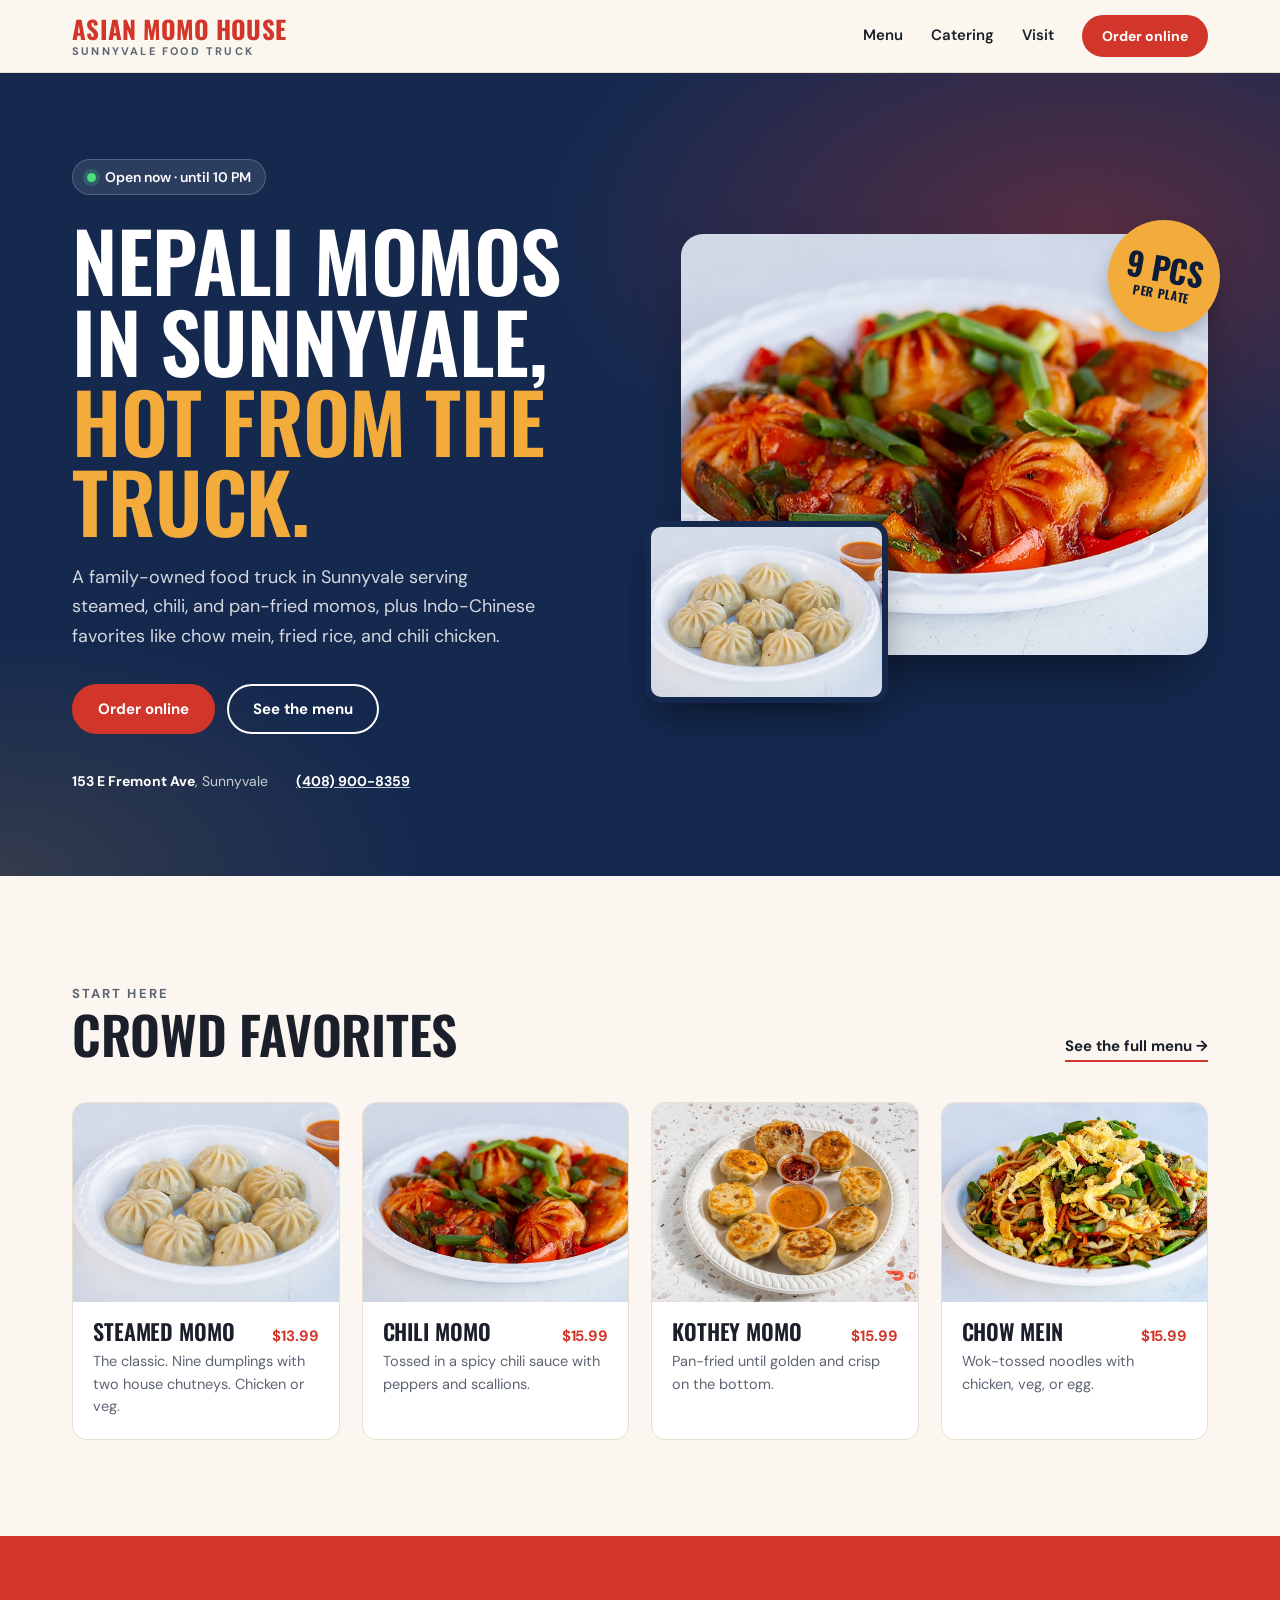
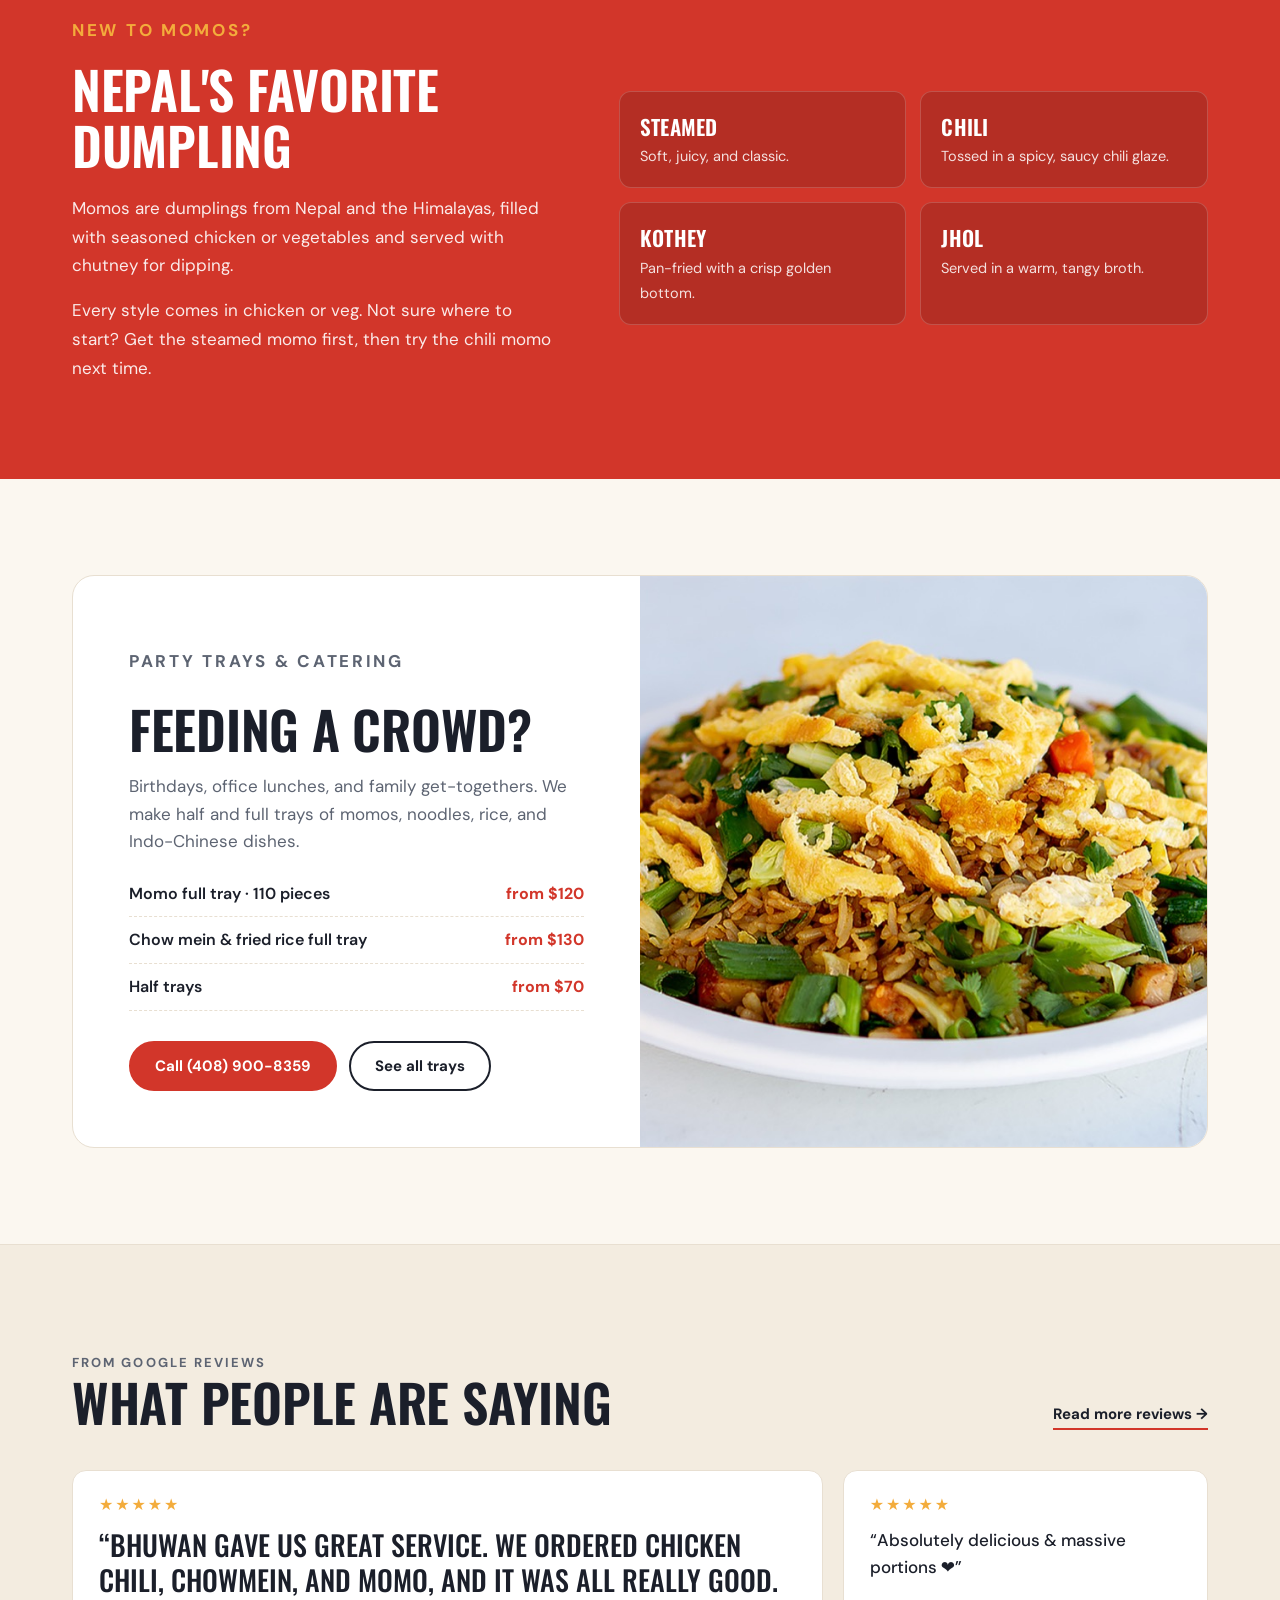
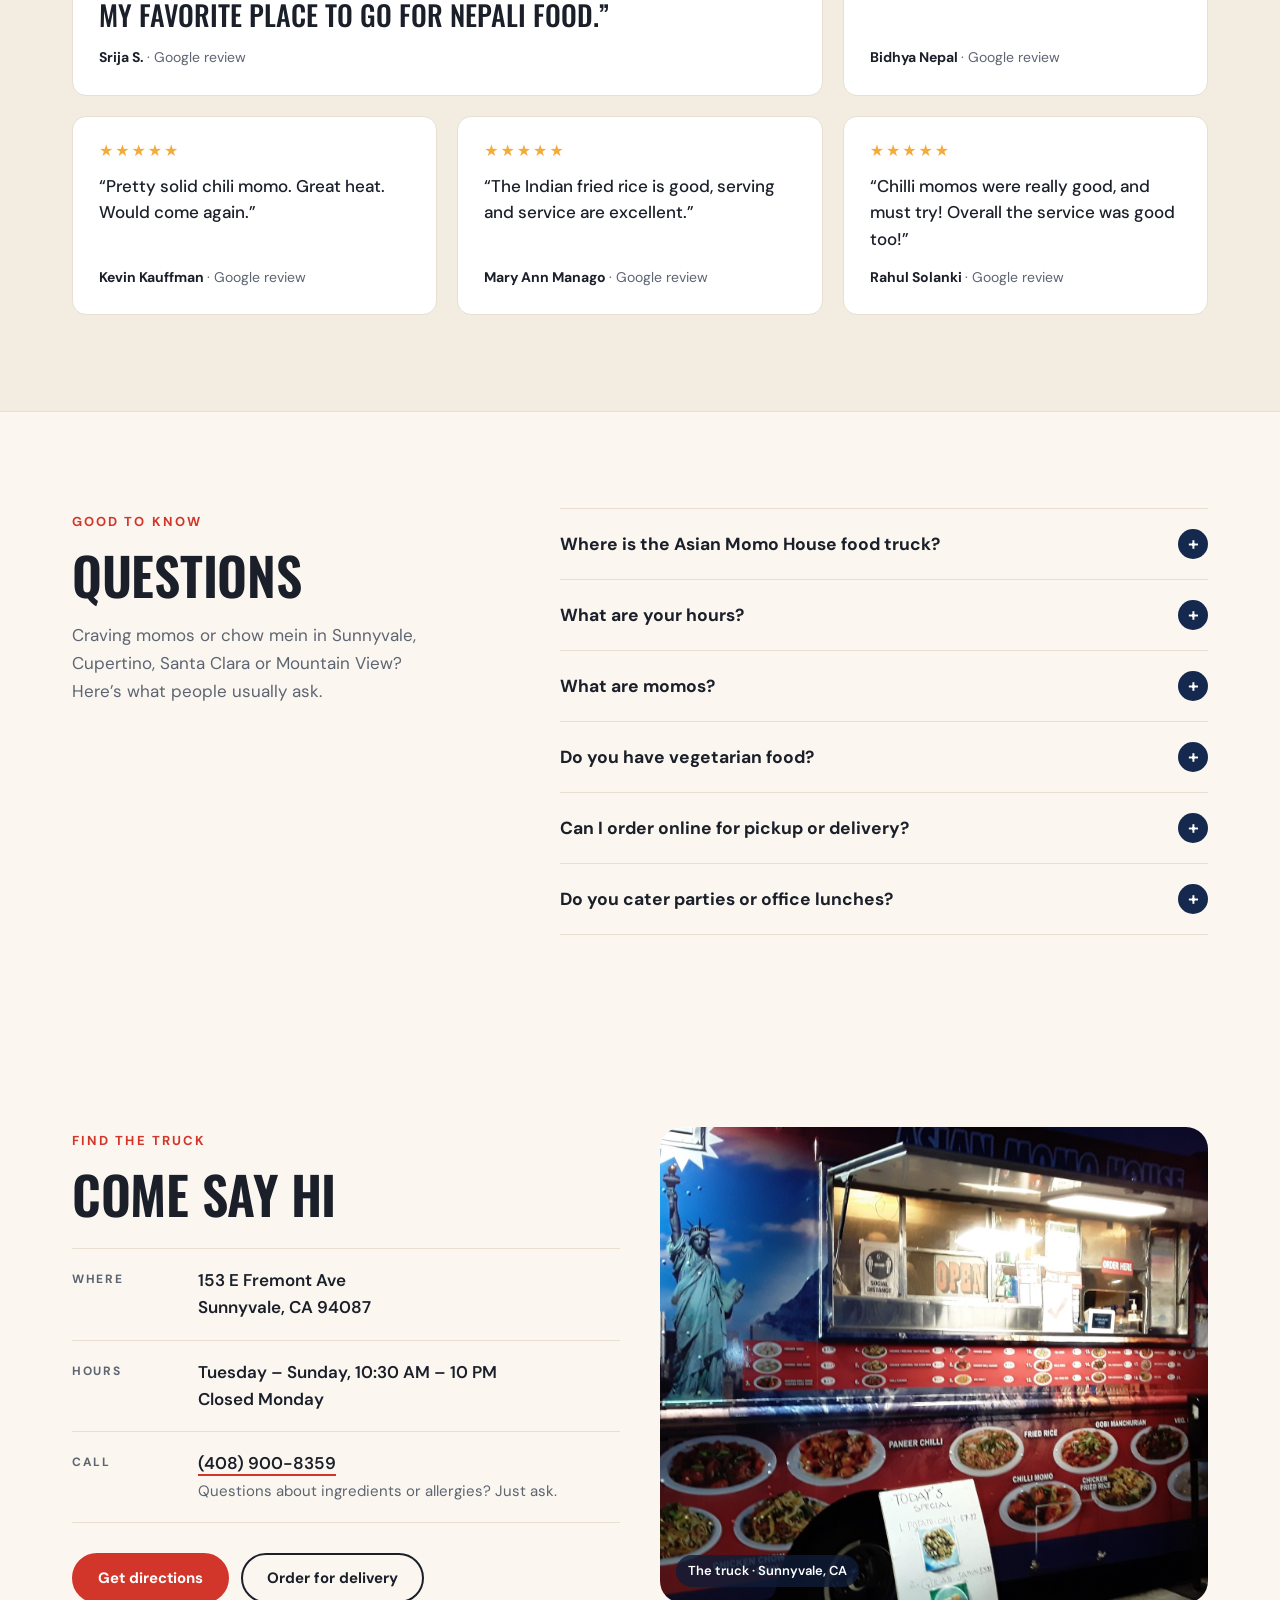
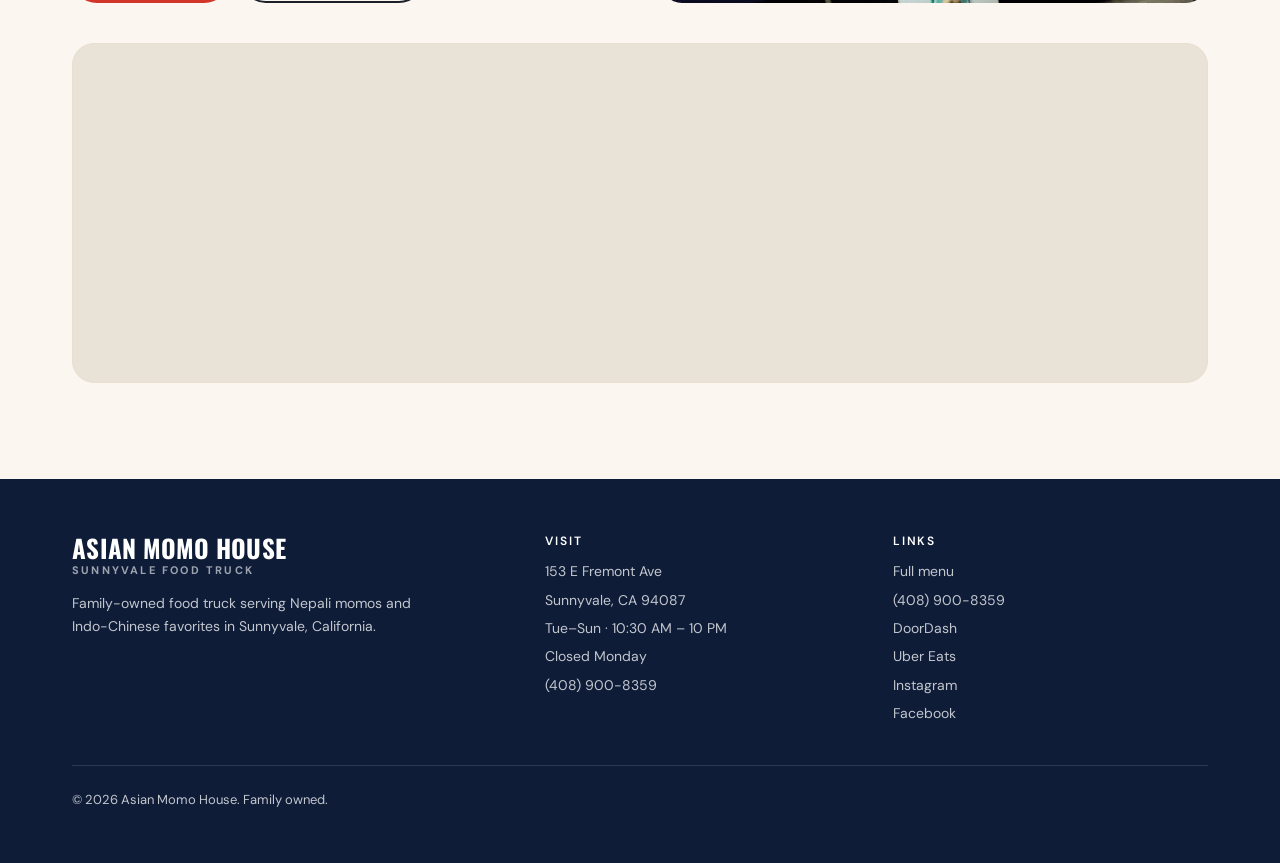
<file: index.html>
<!DOCTYPE html>
<html lang="en">
<head>
<meta charset="utf-8">
<meta name="viewport" content="width=device-width, initial-scale=1">
<title>Asian Momo House | Momos, Chow Mein &amp; Nepali Food in Sunnyvale, CA</title>
<meta name="description" content="Family-owned Nepali food truck in Sunnyvale serving momos, chow mein, fried rice and Indo-Chinese dishes like chili chicken. Open Tue–Sun 10:30 AM–10 PM at 153 E Fremont Ave. Order on DoorDash or Uber Eats.">
<meta name="theme-color" content="#15294f">
<meta name="robots" content="index, follow, max-image-preview:large">
<meta property="og:locale" content="en_US">
<link rel="canonical" href="https://asianmomohousetruck.com/">
<link rel="icon" href="/favicon.svg" type="image/svg+xml">
<link rel="apple-touch-icon" href="/apple-touch-icon.png">
<meta property="og:type" content="website">
<meta property="og:site_name" content="Asian Momo House">
<meta property="og:title" content="Asian Momo House | Momos, Chow Mein &amp; Nepali Food in Sunnyvale, CA">
<meta property="og:description" content="Family-owned Nepali food truck in Sunnyvale serving momos, chow mein, fried rice and Indo-Chinese dishes like chili chicken. Open Tue–Sun 10:30 AM–10 PM at 153 E Fremont Ave. Order on DoorDash or Uber Eats.">
<meta property="og:url" content="https://asianmomohousetruck.com/">
<meta property="og:image" content="https://asianmomohousetruck.com/assets/food/chili-momo.jpg">
<meta property="og:image:alt" content="A plate of chili momos with red peppers and green onions">
<meta name="twitter:card" content="summary_large_image">
<link rel="preconnect" href="https://fonts.googleapis.com">
<link rel="preconnect" href="https://fonts.gstatic.com" crossorigin>
<link rel="stylesheet" href="https://fonts.googleapis.com/css2?family=DM+Sans:opsz,wght@9..40,400;9..40,500;9..40,600;9..40,700&family=Oswald:wght@500;600;700&display=swap">
<link rel="stylesheet" href="/styles.css?v=3">
<script type="application/ld+json">{"@context": "https://schema.org", "@type": "Restaurant", "@id": "https://asianmomohousetruck.com/#restaurant", "name": "Asian Momo House", "url": "https://asianmomohousetruck.com/", "description": "Family-owned food truck in Sunnyvale serving Nepali momos, chow mein, fried rice and Indo-Chinese food.", "image": ["https://asianmomohousetruck.com/assets/truck.jpg", "https://asianmomohousetruck.com/assets/food/chili-momo.jpg", "https://asianmomohousetruck.com/assets/food/chicken-momo.jpg"], "telephone": "+1-408-900-8359", "servesCuisine": ["Nepalese", "Indo-Chinese", "Himalayan", "Momos"], "priceRange": "$", "address": {"@type": "PostalAddress", "streetAddress": "153 E Fremont Ave", "addressLocality": "Sunnyvale", "addressRegion": "CA", "postalCode": "94087", "addressCountry": "US"}, "hasMap": "https://maps.google.com/?cid=3130326581011379925", "areaServed": [{"@type": "City", "name": "Sunnyvale"}, {"@type": "City", "name": "Cupertino"}, {"@type": "City", "name": "Santa Clara"}, {"@type": "City", "name": "Mountain View"}, {"@type": "City", "name": "San Jose"}], "openingHoursSpecification": {"@type": "OpeningHoursSpecification", "dayOfWeek": ["Tuesday", "Wednesday", "Thursday", "Friday", "Saturday", "Sunday"], "opens": "10:30", "closes": "22:00"}, "acceptsReservations": false, "hasMenu": "https://asianmomohousetruck.com/menu/", "sameAs": ["https://www.yelp.com/biz/asian-momo-house-sunnyvale-6", "https://www.instagram.com/asianmomohouse/", "https://www.facebook.com/people/Asian-Momo-House/61553813893345/", "https://maps.google.com/?cid=3130326581011379925"], "potentialAction": [{"@type": "OrderAction", "target": "https://www.doordash.com/en/store/asian-momo-house-sunnyvale-678480/"}, {"@type": "OrderAction", "target": "https://www.ubereats.com/store/asian-momo-house/AxZU5n6cRjyCv6NvXXw7lw"}]}</script>
<script type="application/ld+json">{"@context": "https://schema.org", "@type": "FAQPage", "mainEntity": [{"@type": "Question", "name": "Where is the Asian Momo House food truck?", "acceptedAnswer": {"@type": "Answer", "text": "We park at 153 E Fremont Ave in Sunnyvale, CA 94087, a short drive from Cupertino, Santa Clara and Mountain View."}}, {"@type": "Question", "name": "What are your hours?", "acceptedAnswer": {"@type": "Answer", "text": "We’re open Tuesday to Sunday, 10:30 AM to 10 PM. We’re closed on Mondays."}}, {"@type": "Question", "name": "What are momos?", "acceptedAnswer": {"@type": "Answer", "text": "Momos are Nepali dumplings from the Himalayas, filled with seasoned chicken or vegetables and served with chutney. We make them steamed, chili, kothey (pan-fried), fried and jhol (in a warm, tangy broth). A plate is nine pieces."}}, {"@type": "Question", "name": "Do you have vegetarian food?", "acceptedAnswer": {"@type": "Answer", "text": "Yes. Every momo style comes in veg, and we also make veg and schezwan chow mein, veg fried rice, paneer chili, gobi manchurian and veg manchurian."}}, {"@type": "Question", "name": "Can I order online for pickup or delivery?", "acceptedAnswer": {"@type": "Answer", "text": "Yes. Order on DoorDash or Uber Eats, or call the truck at (408) 900-8359."}}, {"@type": "Question", "name": "Do you cater parties or office lunches?", "acceptedAnswer": {"@type": "Answer", "text": "Yes. We make half and full party trays of momos, chow mein, fried rice and Indo-Chinese dishes. A full momo tray is 110 pieces. Call (408) 900-8359 to order."}}]}</script>
</head>
<body>
<a class="skip-link" href="#main">Skip to content</a>
<header class="site-header">
  <div class="shell header-inner">
    <a class="wordmark" href="/" aria-label="Asian Momo House, home"><span class="wordmark-name">Asian Momo House</span><span class="wordmark-sub">Sunnyvale food truck</span></a>
    <nav class="nav" aria-label="Main">
      <a href="/menu/">Menu</a>
      <a class="nav-hide" href="/#catering">Catering</a>
      <a class="nav-hide" href="/#visit">Visit</a>
      <button class="button button-small" type="button" data-order aria-haspopup="dialog">Order online</button>
    </nav>
  </div>
</header>
<main id="main">
  <section class="hero" aria-labelledby="hero-title">
    <div class="shell hero-inner">
      <div>
        <p class="status" data-status><span class="status-dot" aria-hidden="true"></span><span data-status-text>Open Tue–Sun 10:30 AM – 10 PM</span></p>
        <h1 id="hero-title">Nepali momos in Sunnyvale, <span>hot from the truck.</span></h1>
        <p class="hero-lede">A family-owned food truck in Sunnyvale serving steamed, chili, and pan-fried momos, plus Indo-Chinese favorites like chow mein, fried rice, and chili chicken.</p>
        <div class="actions">
          <button class="button" type="button" data-order aria-haspopup="dialog">Order online</button>
          <a class="button button-ghost" href="/menu/">See the menu</a>
        </div>
        <ul class="hero-facts">
          <li><strong>153 E Fremont Ave</strong>, Sunnyvale</li>
          <li><a href="tel:+14089008359"><strong>(408) 900-8359</strong></a></li>
        </ul>
      </div>
      <div class="hero-media">
        <div class="photo-main"><img src="/assets/food/chili-momo.jpg" alt="A plate of chili momos with red peppers and green onions" width="1200" height="675" fetchpriority="high"></div>
        <div class="photo-inset"><img src="/assets/food/chicken-momo.jpg" alt="Steamed momos with two chutneys" width="1200" height="675"></div>
        <div class="hero-badge" aria-hidden="true"><div><b>9 pcs</b><span>per plate</span></div></div>
      </div>
    </div>
  </section>

  <section class="section" aria-labelledby="favorites-title">
    <div class="shell">
      <div class="section-head">
        <div><p class="eyebrow">Start here</p><h2 id="favorites-title">Crowd favorites</h2></div>
        <a class="text-link" href="/menu/">See the full menu →</a>
      </div>
      <div class="dish-grid">
      <a class="dish" href="/menu/#momos">
        <div class="dish-photo"><img src="/assets/food/chicken-momo.jpg" alt="Plate of steamed chicken momos with two dipping sauces" width="1200" height="675" loading="lazy"></div>
        <div class="dish-body"><h3>Steamed momo <span class="price">$13.99</span></h3><p>The classic. Nine dumplings with two house chutneys. Chicken or veg.</p></div>
      </a>
      <a class="dish" href="/menu/#momos">
        <div class="dish-photo"><img src="/assets/food/chili-momo.jpg" alt="Chili momos with red peppers and green onions" width="1200" height="675" loading="lazy"></div>
        <div class="dish-body"><h3>Chili momo <span class="price">$15.99</span></h3><p>Tossed in a spicy chili sauce with peppers and scallions.</p></div>
      </a>
      <a class="dish" href="/menu/#momos">
        <div class="dish-photo"><img src="/assets/food/chicken-kothey-momo.jpg" alt="Pan-fried kothey momos with dipping sauces" width="1200" height="675" loading="lazy"></div>
        <div class="dish-body"><h3>Kothey momo <span class="price">$15.99</span></h3><p>Pan-fried until golden and crisp on the bottom.</p></div>
      </a>
      <a class="dish" href="/menu/#noodles">
        <div class="dish-photo"><img src="/assets/food/chicken-chow-mein.jpg" alt="Chicken chow mein noodles" width="1200" height="675" loading="lazy"></div>
        <div class="dish-body"><h3>Chow mein <span class="price">$15.99</span></h3><p>Wok-tossed noodles with chicken, veg, or egg.</p></div>
      </a>
      </div>
    </div>
  </section>

  <section class="band" aria-labelledby="momo-title">
    <div class="shell band-inner">
      <div>
        <p class="eyebrow">New to momos?</p>
        <h2 id="momo-title" style="margin-bottom:20px">Nepal's favorite dumpling</h2>
        <p>Momos are dumplings from Nepal and the Himalayas, filled with seasoned chicken or vegetables and served with chutney for dipping.</p>
        <p>Every style comes in chicken or veg. Not sure where to start? Get the steamed momo first, then try the chili momo next time.</p>
      </div>
      <ul class="styles">
        <li><strong>Steamed</strong><span>Soft, juicy, and classic.</span></li>
        <li><strong>Chili</strong><span>Tossed in a spicy, saucy chili glaze.</span></li>
        <li><strong>Kothey</strong><span>Pan-fried with a crisp golden bottom.</span></li>
        <li><strong>Jhol</strong><span>Served in a warm, tangy broth.</span></li>
      </ul>
    </div>
  </section>

  <section class="section" id="catering" aria-labelledby="catering-title">
    <div class="shell">
      <div class="catering">
        <div class="catering-copy">
          <p class="eyebrow">Party trays &amp; catering</p>
          <h2 id="catering-title">Feeding a crowd?</h2>
          <p>Birthdays, office lunches, and family get-togethers. We make half and full trays of momos, noodles, rice, and Indo-Chinese dishes.</p>
          <ul class="tray-list">
            <li><span>Momo full tray · 110 pieces</span><span>from $120</span></li>
            <li><span>Chow mein &amp; fried rice full tray</span><span>from $130</span></li>
            <li><span>Half trays</span><span>from $70</span></li>
          </ul>
          <div class="actions">
            <a class="button" href="tel:+14089008359">Call (408) 900-8359</a>
            <a class="button button-ghost" href="/menu/#trays">See all trays</a>
          </div>
        </div>
        <div class="catering-photo"><img src="/assets/food/chicken-fried-rice.jpg" alt="Chicken fried rice" width="1200" height="675" loading="lazy"></div>
      </div>
    </div>
  </section>

  <section class="section reviews" aria-labelledby="reviews-title">
    <div class="shell">
      <div class="section-head">
        <div><p class="eyebrow">From Google reviews</p><h2 id="reviews-title">What people are saying</h2></div>
        <a class="text-link" href="https://www.google.com/search?q=Asian+Momo+House+Sunnyvale+reviews" target="_blank" rel="noopener">Read more reviews →</a>
      </div>
      <div class="reviews-grid">
      <figure class="review"><div class="stars" aria-label="5 out of 5 stars">★★★★★</div><blockquote>“Bhuwan gave us great service. We ordered chicken chili, chowmein, and momo, and it was all really good. My favorite place to go for Nepali food.”</blockquote><figcaption>Srija S. <span>· Google review</span></figcaption></figure>
      <figure class="review"><div class="stars" aria-label="5 out of 5 stars">★★★★★</div><blockquote>“Absolutely delicious &amp; massive portions ❤️”</blockquote><figcaption>Bidhya Nepal <span>· Google review</span></figcaption></figure>
      <figure class="review"><div class="stars" aria-label="5 out of 5 stars">★★★★★</div><blockquote>“Pretty solid chili momo. Great heat. Would come again.”</blockquote><figcaption>Kevin Kauffman <span>· Google review</span></figcaption></figure>
      <figure class="review"><div class="stars" aria-label="5 out of 5 stars">★★★★★</div><blockquote>“The Indian fried rice is good, serving and service are excellent.”</blockquote><figcaption>Mary Ann Manago <span>· Google review</span></figcaption></figure>
      <figure class="review"><div class="stars" aria-label="5 out of 5 stars">★★★★★</div><blockquote>“Chilli momos were really good, and must try! Overall the service was good too!”</blockquote><figcaption>Rahul Solanki <span>· Google review</span></figcaption></figure>
      </div>
    </div>
  </section>

  <section class="section faq" id="faq" aria-labelledby="faq-title">
    <div class="shell faq-inner">
      <div><p class="eyebrow">Good to know</p><h2 id="faq-title">Questions</h2><p class="faq-lede">Craving momos or chow mein in Sunnyvale, Cupertino, Santa Clara or Mountain View? Here’s what people usually ask.</p></div>
      <div class="faq-list"><details class="faq-item"><summary>Where is the Asian Momo House food truck?</summary><p>We park at 153 E Fremont Ave in Sunnyvale, CA 94087, a short drive from Cupertino, Santa Clara and Mountain View.</p></details><details class="faq-item"><summary>What are your hours?</summary><p>We’re open Tuesday to Sunday, 10:30 AM to 10 PM. We’re closed on Mondays.</p></details><details class="faq-item"><summary>What are momos?</summary><p>Momos are Nepali dumplings from the Himalayas, filled with seasoned chicken or vegetables and served with chutney. We make them steamed, chili, kothey (pan-fried), fried and jhol (in a warm, tangy broth). A plate is nine pieces.</p></details><details class="faq-item"><summary>Do you have vegetarian food?</summary><p>Yes. Every momo style comes in veg, and we also make veg and schezwan chow mein, veg fried rice, paneer chili, gobi manchurian and veg manchurian.</p></details><details class="faq-item"><summary>Can I order online for pickup or delivery?</summary><p>Yes. Order on DoorDash or Uber Eats, or call the truck at (408) 900-8359.</p></details><details class="faq-item"><summary>Do you cater parties or office lunches?</summary><p>Yes. We make half and full party trays of momos, chow mein, fried rice and Indo-Chinese dishes. A full momo tray is 110 pieces. Call (408) 900-8359 to order.</p></details></div>
    </div>
  </section>

  <section class="section visit" id="visit" aria-labelledby="visit-title">
    <div class="shell">
      <div class="visit-grid">
        <div>
          <p class="eyebrow">Find the truck</p>
          <h2 id="visit-title">Come say hi</h2>
          <dl class="info-list">
            <div class="info-row"><dt>Where</dt><dd>153 E Fremont Ave<br>Sunnyvale, CA 94087</dd></div>
            <div class="info-row"><dt>Hours</dt><dd>Tuesday – Sunday, 10:30 AM – 10 PM<br>Closed Monday</dd></div>
            <div class="info-row"><dt>Call</dt><dd><a href="tel:+14089008359">(408) 900-8359</a><br><span style="font-weight:400;font-size:15px;color:var(--muted)">Questions about ingredients or allergies? Just ask.</span></dd></div>
          </dl>
          <div class="actions">
            <a class="button" href="https://www.google.com/maps/search/?api=1&query=Asian+Momo+House+153+E+Fremont+Ave+Sunnyvale+CA+94087" target="_blank" rel="noopener">Get directions</a>
            <button class="button button-ghost" type="button" data-order aria-haspopup="dialog">Order for delivery</button>
          </div>
        </div>
        <figure class="visit-photo" style="margin:0"><img src="/assets/truck.jpg" alt="The Asian Momo House food truck at night with its service window lit up" width="1400" height="1254" loading="lazy"><figcaption>The truck · Sunnyvale, CA</figcaption></figure>
      </div>
      <div class="map"><iframe title="Map to Asian Momo House, 153 E Fremont Ave, Sunnyvale" src="https://www.google.com/maps?q=153+E+Fremont+Ave,+Sunnyvale,+CA+94087&amp;output=embed" loading="lazy" referrerpolicy="no-referrer-when-downgrade"></iframe></div>
    </div>
  </section>
</main>
<footer class="footer">
  <div class="shell">
    <div class="footer-inner">
      <div>
        <a class="wordmark" href="/"><span class="wordmark-name">Asian Momo House</span><span class="wordmark-sub">Sunnyvale food truck</span></a>
        <p style="max-width:340px;margin:16px 0 0">Family-owned food truck serving Nepali momos and Indo-Chinese favorites in Sunnyvale, California.</p>
      </div>
      <div>
        <h3>Visit</h3>
        <ul><li>153 E Fremont Ave</li><li>Sunnyvale, CA 94087</li><li>Tue–Sun · 10:30 AM – 10 PM</li><li>Closed Monday</li><li><a href="tel:+14089008359">(408) 900-8359</a></li></ul>
      </div>
      <div>
        <h3>Links</h3>
        <ul><li><a href="/menu/">Full menu</a></li><li><a href="tel:+14089008359">(408) 900-8359</a></li><li><a href="https://www.doordash.com/en/store/asian-momo-house-sunnyvale-678480/" target="_blank" rel="noopener">DoorDash</a></li><li><a href="https://www.ubereats.com/store/asian-momo-house/AxZU5n6cRjyCv6NvXXw7lw" target="_blank" rel="noopener">Uber Eats</a></li><li><a href="https://www.instagram.com/asianmomohouse/" target="_blank" rel="noopener">Instagram</a></li><li><a href="https://www.facebook.com/people/Asian-Momo-House/61553813893345/" target="_blank" rel="noopener">Facebook</a></li></ul>
      </div>
    </div>
    <p class="footer-base">© <span data-year>2026</span> Asian Momo House. Family owned.</p>
  </div>
</footer>
<dialog class="modal" id="order-dialog" aria-labelledby="order-title">
  <button class="modal-close" type="button" data-close aria-label="Close">×</button>
  <p class="eyebrow">Pickup or delivery</p>
  <h2 id="order-title">Order online</h2>
  <p>Pick your delivery app to see today's prices and place an order.</p>
  <a class="provider doordash" href="https://www.doordash.com/en/store/asian-momo-house-sunnyvale-678480/" target="_blank" rel="noopener">DoorDash <span aria-hidden="true">→</span></a>
  <a class="provider uber" href="https://www.ubereats.com/store/asian-momo-house/AxZU5n6cRjyCv6NvXXw7lw" target="_blank" rel="noopener">Uber Eats <span aria-hidden="true">→</span></a>
  <a class="provider phone" href="tel:+14089008359">Call the truck · (408) 900-8359 <span aria-hidden="true">→</span></a>
  <p class="modal-note">Prices, delivery area, and hours are set by each app. Links open in a new tab.</p>
</dialog>
<script src="/site.js?v=3" defer></script>
</body>
</html>
</file>
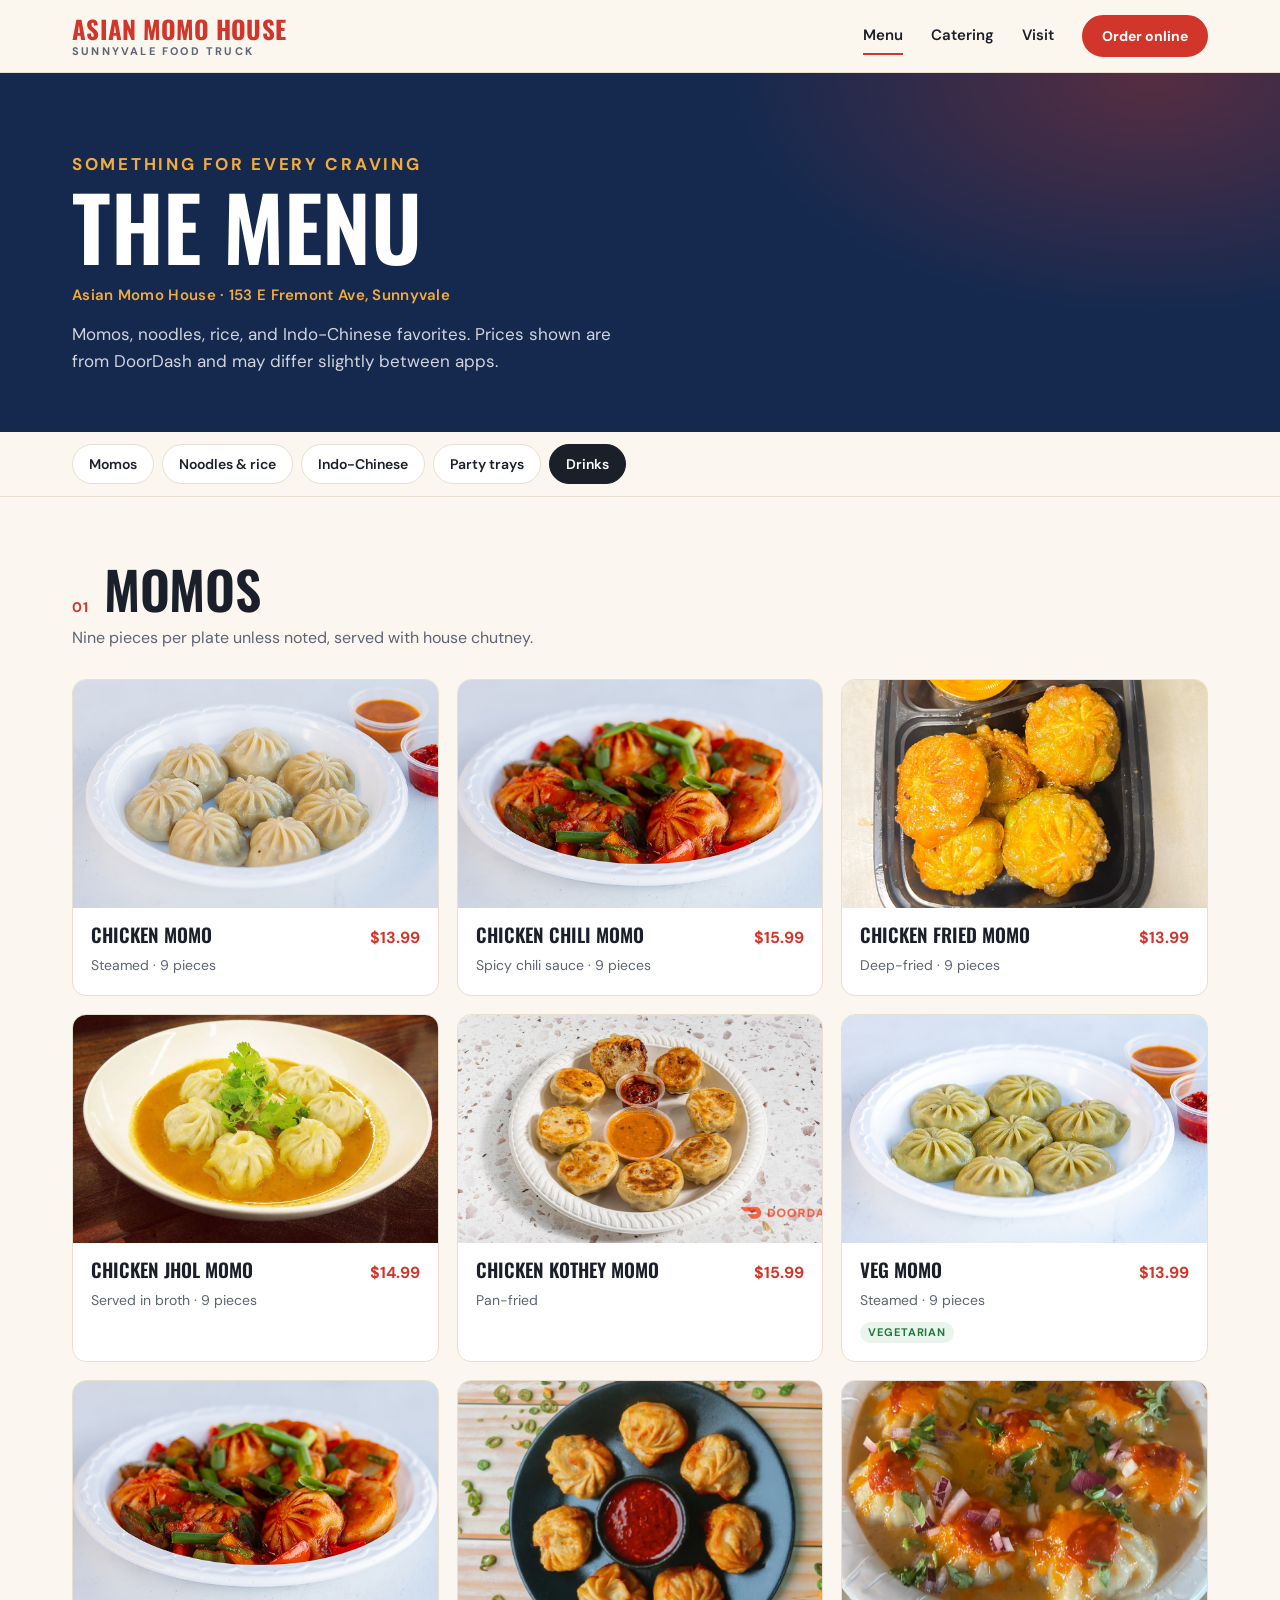
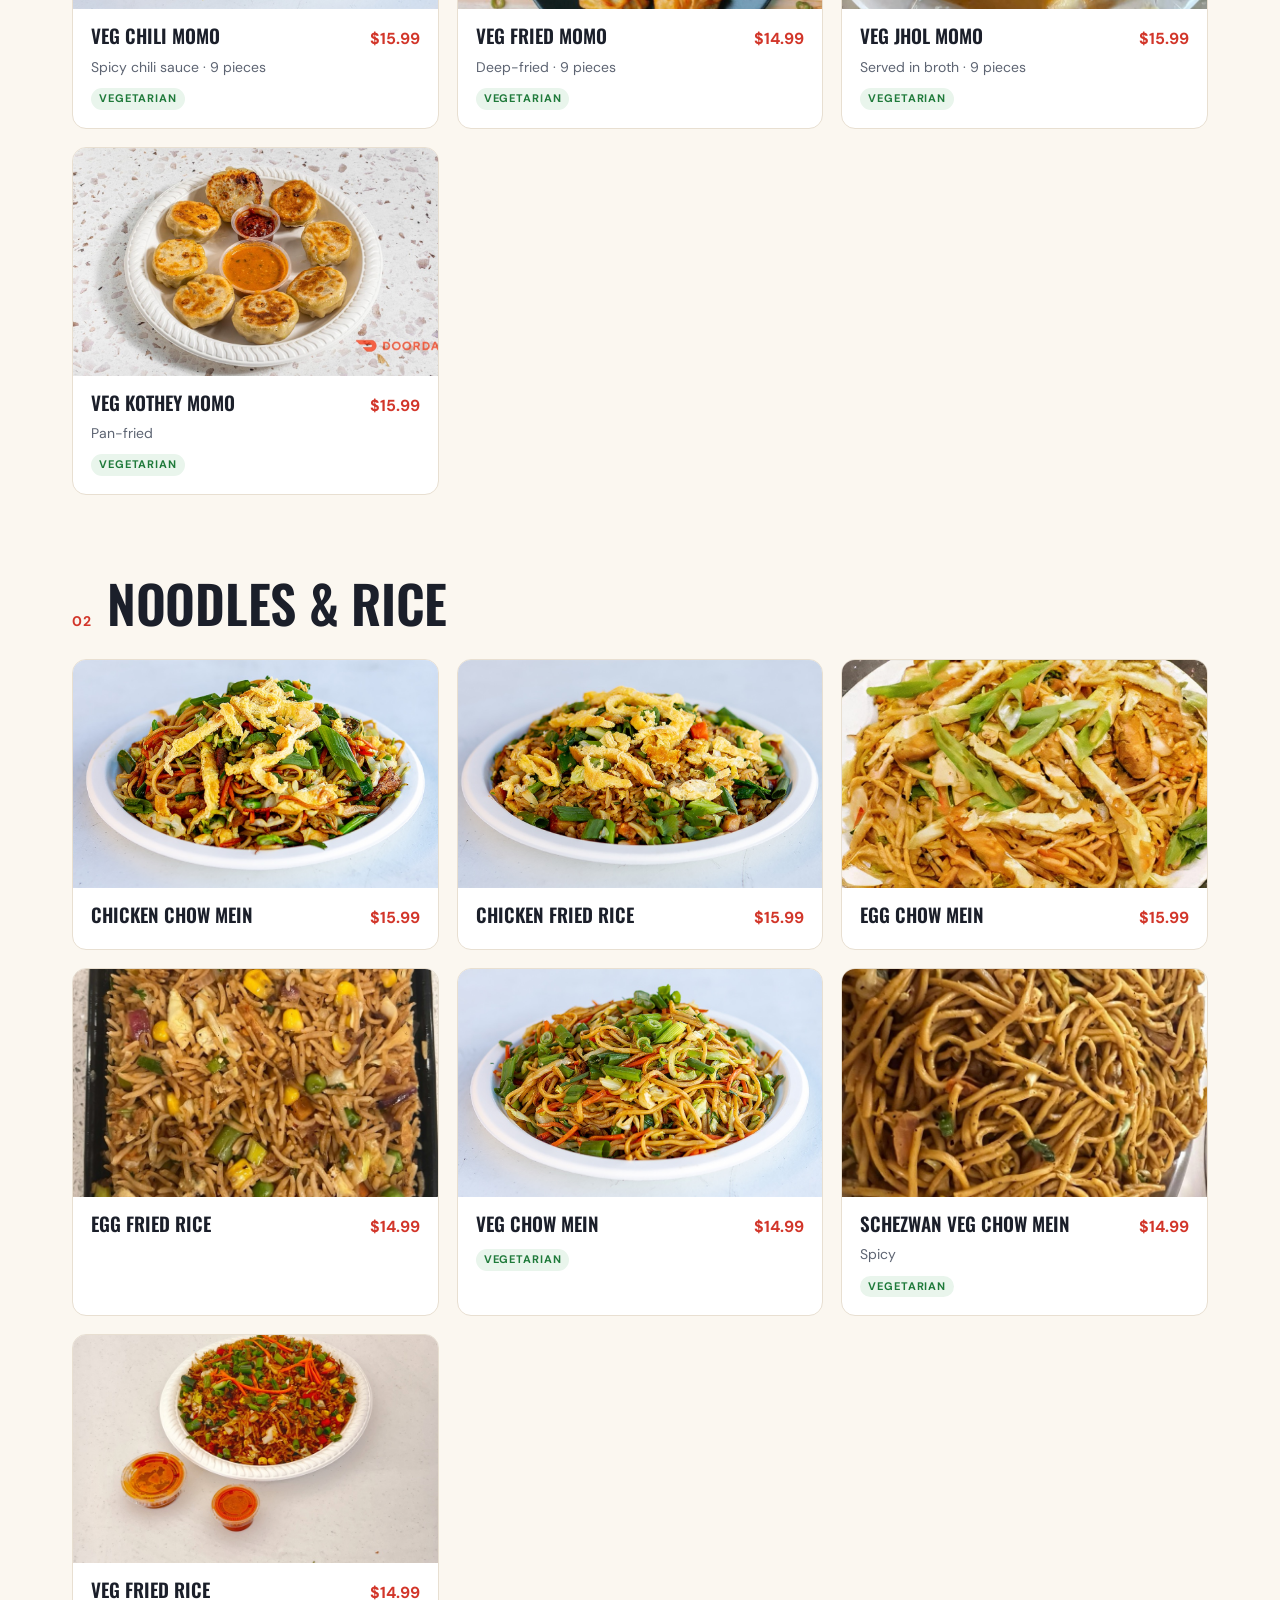
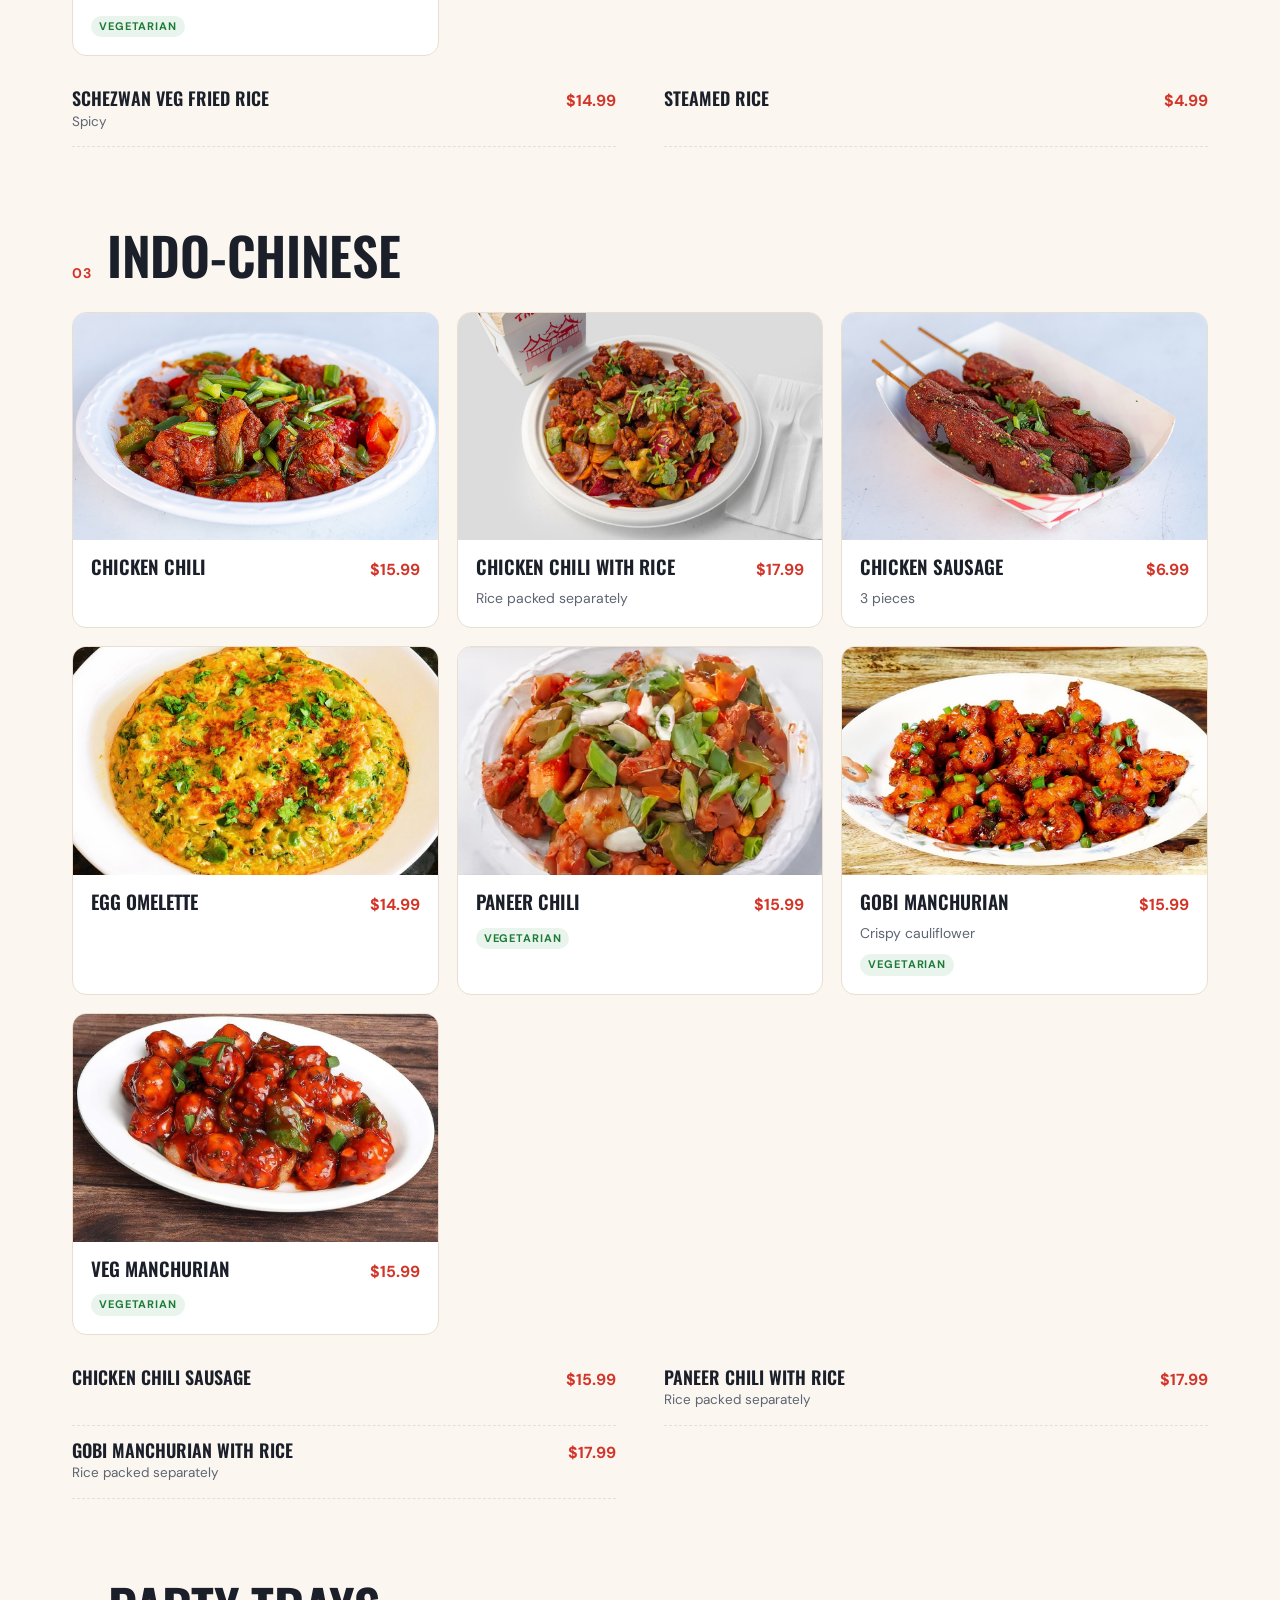
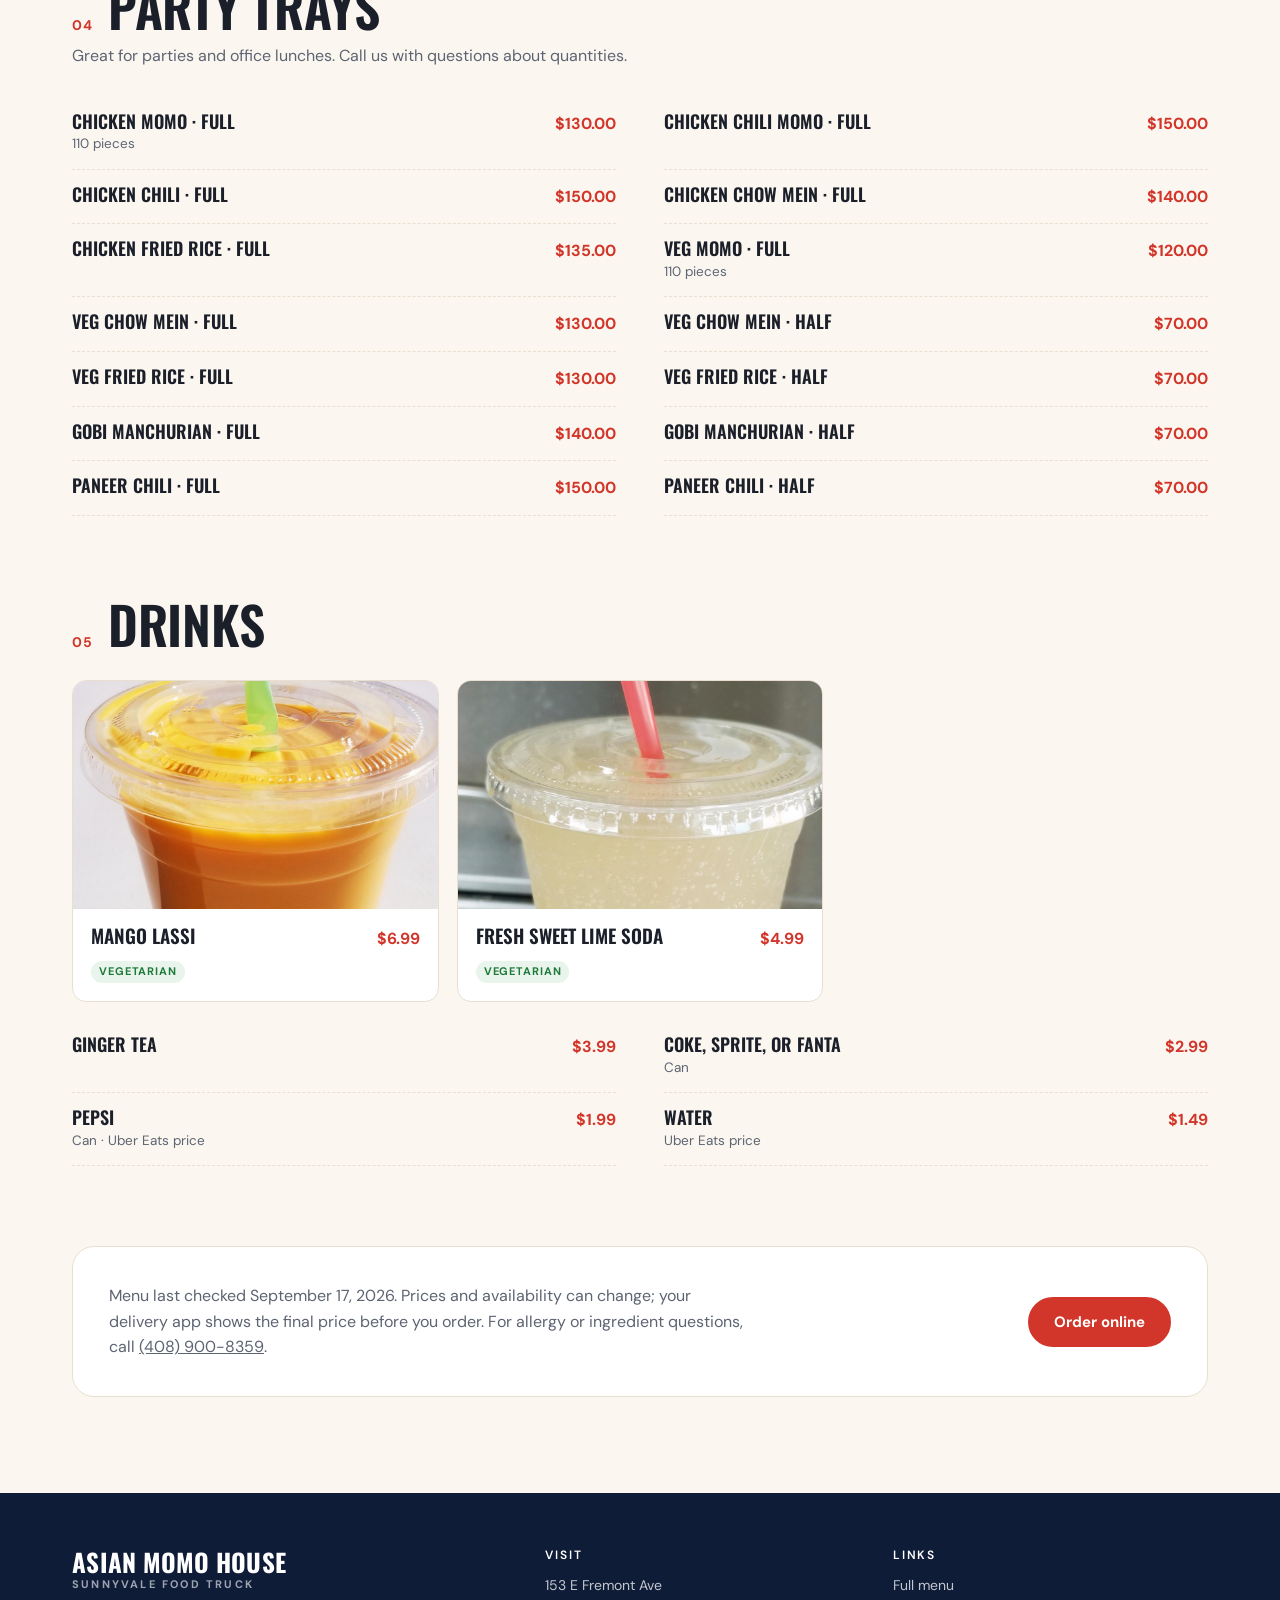
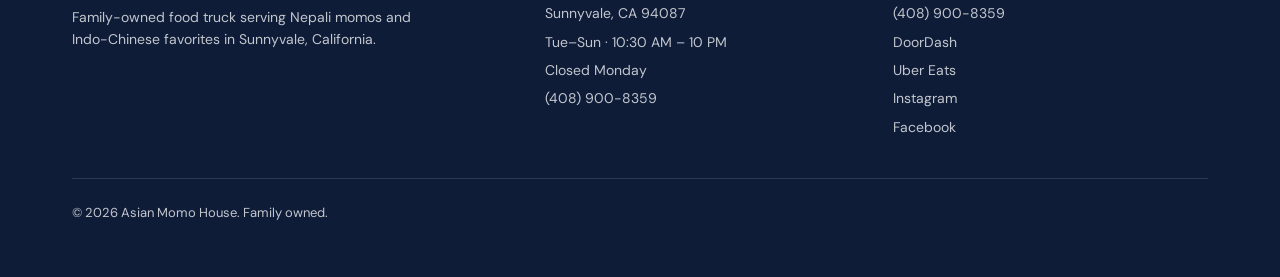
<file: menu/index.html>
<!DOCTYPE html>
<html lang="en">
<head>
<meta charset="utf-8">
<meta name="viewport" content="width=device-width, initial-scale=1">
<title>Menu &amp; Prices | Asian Momo House, Sunnyvale</title>
<meta name="description" content="Full menu for Asian Momo House in Sunnyvale: chicken and veg momos, chow mein, fried rice, Indo-Chinese dishes, party trays, and drinks.">
<meta name="theme-color" content="#15294f">
<meta name="robots" content="index, follow, max-image-preview:large">
<meta property="og:locale" content="en_US">
<link rel="canonical" href="https://asianmomohousetruck.com/menu/">
<link rel="icon" href="/favicon.svg" type="image/svg+xml">
<link rel="apple-touch-icon" href="/apple-touch-icon.png">
<meta property="og:type" content="website">
<meta property="og:site_name" content="Asian Momo House">
<meta property="og:title" content="Menu &amp; Prices | Asian Momo House, Sunnyvale">
<meta property="og:description" content="Full menu for Asian Momo House in Sunnyvale: chicken and veg momos, chow mein, fried rice, Indo-Chinese dishes, party trays, and drinks.">
<meta property="og:url" content="https://asianmomohousetruck.com/menu/">
<meta property="og:image" content="https://asianmomohousetruck.com/assets/food/chili-momo.jpg">
<meta property="og:image:alt" content="A plate of chili momos with red peppers and green onions">
<meta name="twitter:card" content="summary_large_image">
<link rel="preconnect" href="https://fonts.googleapis.com">
<link rel="preconnect" href="https://fonts.gstatic.com" crossorigin>
<link rel="stylesheet" href="https://fonts.googleapis.com/css2?family=DM+Sans:opsz,wght@9..40,400;9..40,500;9..40,600;9..40,700&family=Oswald:wght@500;600;700&display=swap">
<link rel="stylesheet" href="/styles.css?v=3">
<script type="application/ld+json">{"@context": "https://schema.org", "@type": "Restaurant", "@id": "https://asianmomohousetruck.com/#restaurant", "name": "Asian Momo House", "url": "https://asianmomohousetruck.com/", "description": "Family-owned food truck in Sunnyvale serving Nepali momos, chow mein, fried rice and Indo-Chinese food.", "image": ["https://asianmomohousetruck.com/assets/truck.jpg", "https://asianmomohousetruck.com/assets/food/chili-momo.jpg", "https://asianmomohousetruck.com/assets/food/chicken-momo.jpg"], "telephone": "+1-408-900-8359", "servesCuisine": ["Nepalese", "Indo-Chinese", "Himalayan", "Momos"], "priceRange": "$", "address": {"@type": "PostalAddress", "streetAddress": "153 E Fremont Ave", "addressLocality": "Sunnyvale", "addressRegion": "CA", "postalCode": "94087", "addressCountry": "US"}, "hasMap": "https://maps.google.com/?cid=3130326581011379925", "areaServed": [{"@type": "City", "name": "Sunnyvale"}, {"@type": "City", "name": "Cupertino"}, {"@type": "City", "name": "Santa Clara"}, {"@type": "City", "name": "Mountain View"}, {"@type": "City", "name": "San Jose"}], "openingHoursSpecification": {"@type": "OpeningHoursSpecification", "dayOfWeek": ["Tuesday", "Wednesday", "Thursday", "Friday", "Saturday", "Sunday"], "opens": "10:30", "closes": "22:00"}, "acceptsReservations": false, "hasMenu": "https://asianmomohousetruck.com/menu/", "sameAs": ["https://www.yelp.com/biz/asian-momo-house-sunnyvale-6", "https://www.instagram.com/asianmomohouse/", "https://www.facebook.com/people/Asian-Momo-House/61553813893345/", "https://maps.google.com/?cid=3130326581011379925"], "potentialAction": [{"@type": "OrderAction", "target": "https://www.doordash.com/en/store/asian-momo-house-sunnyvale-678480/"}, {"@type": "OrderAction", "target": "https://www.ubereats.com/store/asian-momo-house/AxZU5n6cRjyCv6NvXXw7lw"}]}</script>
<script type="application/ld+json">{"@context": "https://schema.org", "@type": "Menu", "@id": "https://asianmomohousetruck.com/menu/#menu", "name": "Asian Momo House menu", "url": "https://asianmomohousetruck.com/menu/", "inLanguage": "en", "hasMenuSection": [{"@type": "MenuSection", "name": "Momos", "hasMenuItem": [{"@type": "MenuItem", "name": "Chicken Momo", "offers": {"@type": "Offer", "price": "13.99", "priceCurrency": "USD"}, "description": "Steamed · 9 pieces"}, {"@type": "MenuItem", "name": "Chicken Chili Momo", "offers": {"@type": "Offer", "price": "15.99", "priceCurrency": "USD"}, "description": "Spicy chili sauce · 9 pieces"}, {"@type": "MenuItem", "name": "Chicken Fried Momo", "offers": {"@type": "Offer", "price": "13.99", "priceCurrency": "USD"}, "description": "Deep-fried · 9 pieces"}, {"@type": "MenuItem", "name": "Chicken Jhol Momo", "offers": {"@type": "Offer", "price": "14.99", "priceCurrency": "USD"}, "description": "Served in broth · 9 pieces"}, {"@type": "MenuItem", "name": "Chicken Kothey Momo", "offers": {"@type": "Offer", "price": "15.99", "priceCurrency": "USD"}, "description": "Pan-fried"}, {"@type": "MenuItem", "name": "Veg Momo", "offers": {"@type": "Offer", "price": "13.99", "priceCurrency": "USD"}, "description": "Steamed · 9 pieces"}, {"@type": "MenuItem", "name": "Veg Chili Momo", "offers": {"@type": "Offer", "price": "15.99", "priceCurrency": "USD"}, "description": "Spicy chili sauce · 9 pieces"}, {"@type": "MenuItem", "name": "Veg Fried Momo", "offers": {"@type": "Offer", "price": "14.99", "priceCurrency": "USD"}, "description": "Deep-fried · 9 pieces"}, {"@type": "MenuItem", "name": "Veg Jhol Momo", "offers": {"@type": "Offer", "price": "15.99", "priceCurrency": "USD"}, "description": "Served in broth · 9 pieces"}, {"@type": "MenuItem", "name": "Veg Kothey Momo", "offers": {"@type": "Offer", "price": "15.99", "priceCurrency": "USD"}, "description": "Pan-fried"}]}, {"@type": "MenuSection", "name": "Noodles & rice", "hasMenuItem": [{"@type": "MenuItem", "name": "Chicken Chow Mein", "offers": {"@type": "Offer", "price": "15.99", "priceCurrency": "USD"}}, {"@type": "MenuItem", "name": "Chicken Fried Rice", "offers": {"@type": "Offer", "price": "15.99", "priceCurrency": "USD"}}, {"@type": "MenuItem", "name": "Egg Chow Mein", "offers": {"@type": "Offer", "price": "15.99", "priceCurrency": "USD"}}, {"@type": "MenuItem", "name": "Egg Fried Rice", "offers": {"@type": "Offer", "price": "14.99", "priceCurrency": "USD"}}, {"@type": "MenuItem", "name": "Veg Chow Mein", "offers": {"@type": "Offer", "price": "14.99", "priceCurrency": "USD"}}, {"@type": "MenuItem", "name": "Schezwan Veg Chow Mein", "offers": {"@type": "Offer", "price": "14.99", "priceCurrency": "USD"}, "description": "Spicy"}, {"@type": "MenuItem", "name": "Veg Fried Rice", "offers": {"@type": "Offer", "price": "14.99", "priceCurrency": "USD"}}, {"@type": "MenuItem", "name": "Schezwan Veg Fried Rice", "offers": {"@type": "Offer", "price": "14.99", "priceCurrency": "USD"}, "description": "Spicy"}, {"@type": "MenuItem", "name": "Steamed Rice", "offers": {"@type": "Offer", "price": "4.99", "priceCurrency": "USD"}}]}, {"@type": "MenuSection", "name": "Indo-Chinese", "hasMenuItem": [{"@type": "MenuItem", "name": "Chicken Chili", "offers": {"@type": "Offer", "price": "15.99", "priceCurrency": "USD"}}, {"@type": "MenuItem", "name": "Chicken Chili with Rice", "offers": {"@type": "Offer", "price": "17.99", "priceCurrency": "USD"}, "description": "Rice packed separately"}, {"@type": "MenuItem", "name": "Chicken Sausage", "offers": {"@type": "Offer", "price": "6.99", "priceCurrency": "USD"}, "description": "3 pieces"}, {"@type": "MenuItem", "name": "Egg Omelette", "offers": {"@type": "Offer", "price": "14.99", "priceCurrency": "USD"}}, {"@type": "MenuItem", "name": "Paneer Chili", "offers": {"@type": "Offer", "price": "15.99", "priceCurrency": "USD"}}, {"@type": "MenuItem", "name": "Gobi Manchurian", "offers": {"@type": "Offer", "price": "15.99", "priceCurrency": "USD"}, "description": "Crispy cauliflower"}, {"@type": "MenuItem", "name": "Veg Manchurian", "offers": {"@type": "Offer", "price": "15.99", "priceCurrency": "USD"}}, {"@type": "MenuItem", "name": "Chicken Chili Sausage", "offers": {"@type": "Offer", "price": "15.99", "priceCurrency": "USD"}}, {"@type": "MenuItem", "name": "Paneer Chili with Rice", "offers": {"@type": "Offer", "price": "17.99", "priceCurrency": "USD"}, "description": "Rice packed separately"}, {"@type": "MenuItem", "name": "Gobi Manchurian with Rice", "offers": {"@type": "Offer", "price": "17.99", "priceCurrency": "USD"}, "description": "Rice packed separately"}]}, {"@type": "MenuSection", "name": "Party trays", "hasMenuItem": [{"@type": "MenuItem", "name": "Chicken Momo · Full", "offers": {"@type": "Offer", "price": "130.00", "priceCurrency": "USD"}, "description": "110 pieces"}, {"@type": "MenuItem", "name": "Chicken Chili Momo · Full", "offers": {"@type": "Offer", "price": "150.00", "priceCurrency": "USD"}}, {"@type": "MenuItem", "name": "Chicken Chili · Full", "offers": {"@type": "Offer", "price": "150.00", "priceCurrency": "USD"}}, {"@type": "MenuItem", "name": "Chicken Chow Mein · Full", "offers": {"@type": "Offer", "price": "140.00", "priceCurrency": "USD"}}, {"@type": "MenuItem", "name": "Chicken Fried Rice · Full", "offers": {"@type": "Offer", "price": "135.00", "priceCurrency": "USD"}}, {"@type": "MenuItem", "name": "Veg Momo · Full", "offers": {"@type": "Offer", "price": "120.00", "priceCurrency": "USD"}, "description": "110 pieces"}, {"@type": "MenuItem", "name": "Veg Chow Mein · Full", "offers": {"@type": "Offer", "price": "130.00", "priceCurrency": "USD"}}, {"@type": "MenuItem", "name": "Veg Chow Mein · Half", "offers": {"@type": "Offer", "price": "70.00", "priceCurrency": "USD"}}, {"@type": "MenuItem", "name": "Veg Fried Rice · Full", "offers": {"@type": "Offer", "price": "130.00", "priceCurrency": "USD"}}, {"@type": "MenuItem", "name": "Veg Fried Rice · Half", "offers": {"@type": "Offer", "price": "70.00", "priceCurrency": "USD"}}, {"@type": "MenuItem", "name": "Gobi Manchurian · Full", "offers": {"@type": "Offer", "price": "140.00", "priceCurrency": "USD"}}, {"@type": "MenuItem", "name": "Gobi Manchurian · Half", "offers": {"@type": "Offer", "price": "70.00", "priceCurrency": "USD"}}, {"@type": "MenuItem", "name": "Paneer Chili · Full", "offers": {"@type": "Offer", "price": "150.00", "priceCurrency": "USD"}}, {"@type": "MenuItem", "name": "Paneer Chili · Half", "offers": {"@type": "Offer", "price": "70.00", "priceCurrency": "USD"}}]}, {"@type": "MenuSection", "name": "Drinks", "hasMenuItem": [{"@type": "MenuItem", "name": "Mango Lassi", "offers": {"@type": "Offer", "price": "6.99", "priceCurrency": "USD"}}, {"@type": "MenuItem", "name": "Fresh Sweet Lime Soda", "offers": {"@type": "Offer", "price": "4.99", "priceCurrency": "USD"}}, {"@type": "MenuItem", "name": "Ginger Tea", "offers": {"@type": "Offer", "price": "3.99", "priceCurrency": "USD"}}, {"@type": "MenuItem", "name": "Coke, Sprite, or Fanta", "offers": {"@type": "Offer", "price": "2.99", "priceCurrency": "USD"}, "description": "Can"}, {"@type": "MenuItem", "name": "Pepsi", "offers": {"@type": "Offer", "price": "1.99", "priceCurrency": "USD"}, "description": "Can · Uber Eats price"}, {"@type": "MenuItem", "name": "Water", "offers": {"@type": "Offer", "price": "1.49", "priceCurrency": "USD"}, "description": "Uber Eats price"}]}]}</script>
<script type="application/ld+json">{"@context": "https://schema.org", "@type": "BreadcrumbList", "itemListElement": [{"@type": "ListItem", "position": 1, "name": "Home", "item": "https://asianmomohousetruck.com/"}, {"@type": "ListItem", "position": 2, "name": "Menu", "item": "https://asianmomohousetruck.com/menu/"}]}</script>
</head>
<body>
<a class="skip-link" href="#main">Skip to content</a>
<header class="site-header">
  <div class="shell header-inner">
    <a class="wordmark" href="/" aria-label="Asian Momo House, home"><span class="wordmark-name">Asian Momo House</span><span class="wordmark-sub">Sunnyvale food truck</span></a>
    <nav class="nav" aria-label="Main">
      <a href="/menu/" aria-current="page">Menu</a>
      <a class="nav-hide" href="/#catering">Catering</a>
      <a class="nav-hide" href="/#visit">Visit</a>
      <button class="button button-small" type="button" data-order aria-haspopup="dialog">Order online</button>
    </nav>
  </div>
</header>
<main id="main">
  <section class="menu-hero">
    <div class="shell">
      <p class="eyebrow" style="color:var(--marigold)">Something for every craving</p>
      <h1>The menu</h1><p class="menu-kicker">Asian Momo House · 153 E Fremont Ave, Sunnyvale</p>
      <p>Momos, noodles, rice, and Indo-Chinese favorites. Prices shown are from DoorDash and may differ slightly between apps.</p>
    </div>
  </section>
  <nav class="menu-tabs" aria-label="Menu sections"><div class="shell"><a href="#momos">Momos</a><a href="#noodles">Noodles &amp; rice</a><a href="#indo-chinese">Indo-Chinese</a><a href="#trays">Party trays</a><a href="#drinks">Drinks</a></div></nav>
  <section class="menu-section" id="momos" aria-labelledby="momos-h">
    <div class="shell">
      <h2 id="momos-h"><small>01</small>Momos</h2>
      <p>Nine pieces per plate unless noted, served with house chutney.</p>
      <div class="menu-grid">
        <article class="item"><div class="item-photo"><img src="/assets/food/chicken-momo.jpg" alt="Chicken Momo" width="1200" height="675" loading="lazy"></div><div class="item-body"><div class="item-top"><h3>Chicken Momo</h3><span class="price">$13.99</span></div><p>Steamed · 9 pieces</p></div></article>
        <article class="item"><div class="item-photo"><img src="/assets/food/chili-momo.jpg" alt="Chicken Chili Momo" width="1200" height="675" loading="lazy"></div><div class="item-body"><div class="item-top"><h3>Chicken Chili Momo</h3><span class="price">$15.99</span></div><p>Spicy chili sauce · 9 pieces</p></div></article>
        <article class="item"><div class="item-photo"><img src="/assets/food/chicken-fried-momo.jpg" alt="Chicken Fried Momo" width="1200" height="675" loading="lazy"></div><div class="item-body"><div class="item-top"><h3>Chicken Fried Momo</h3><span class="price">$13.99</span></div><p>Deep-fried · 9 pieces</p></div></article>
        <article class="item"><div class="item-photo"><img src="/assets/food/chicken-jhol-momo.jpg" alt="Chicken Jhol Momo" width="1200" height="675" loading="lazy"></div><div class="item-body"><div class="item-top"><h3>Chicken Jhol Momo</h3><span class="price">$14.99</span></div><p>Served in broth · 9 pieces</p></div></article>
        <article class="item"><div class="item-photo"><img src="/assets/food/chicken-kothey-momo.jpg" alt="Chicken Kothey Momo" width="1200" height="675" loading="lazy"></div><div class="item-body"><div class="item-top"><h3>Chicken Kothey Momo</h3><span class="price">$15.99</span></div><p>Pan-fried</p></div></article>
        <article class="item"><div class="item-photo"><img src="/assets/food/veg-momo.jpg" alt="Veg Momo" width="1200" height="675" loading="lazy"></div><div class="item-body"><div class="item-top"><h3>Veg Momo</h3><span class="price">$13.99</span></div><p>Steamed · 9 pieces</p><span class="tag">Vegetarian</span></div></article>
        <article class="item"><div class="item-photo"><img src="/assets/food/chili-momo.jpg" alt="Veg Chili Momo" width="1200" height="675" loading="lazy"></div><div class="item-body"><div class="item-top"><h3>Veg Chili Momo</h3><span class="price">$15.99</span></div><p>Spicy chili sauce · 9 pieces</p><span class="tag">Vegetarian</span></div></article>
        <article class="item"><div class="item-photo"><img src="/assets/food/veg-fried-momo.jpg" alt="Veg Fried Momo" width="1200" height="675" loading="lazy"></div><div class="item-body"><div class="item-top"><h3>Veg Fried Momo</h3><span class="price">$14.99</span></div><p>Deep-fried · 9 pieces</p><span class="tag">Vegetarian</span></div></article>
        <article class="item"><div class="item-photo"><img src="/assets/food/veg-jhol-momo.jpg" alt="Veg Jhol Momo" width="1200" height="675" loading="lazy"></div><div class="item-body"><div class="item-top"><h3>Veg Jhol Momo</h3><span class="price">$15.99</span></div><p>Served in broth · 9 pieces</p><span class="tag">Vegetarian</span></div></article>
        <article class="item"><div class="item-photo"><img src="/assets/food/veg-kothey-momo.jpg" alt="Veg Kothey Momo" width="1200" height="675" loading="lazy"></div><div class="item-body"><div class="item-top"><h3>Veg Kothey Momo</h3><span class="price">$15.99</span></div><p>Pan-fried</p><span class="tag">Vegetarian</span></div></article>
      </div>

    </div>
  </section>
  <section class="menu-section" id="noodles" aria-labelledby="noodles-h">
    <div class="shell">
      <h2 id="noodles-h"><small>02</small>Noodles &amp; rice</h2>
      <p></p>
      <div class="menu-grid">
        <article class="item"><div class="item-photo"><img src="/assets/food/chicken-chow-mein.jpg" alt="Chicken Chow Mein" width="1200" height="675" loading="lazy"></div><div class="item-body"><div class="item-top"><h3>Chicken Chow Mein</h3><span class="price">$15.99</span></div></div></article>
        <article class="item"><div class="item-photo"><img src="/assets/food/chicken-fried-rice.jpg" alt="Chicken Fried Rice" width="1200" height="675" loading="lazy"></div><div class="item-body"><div class="item-top"><h3>Chicken Fried Rice</h3><span class="price">$15.99</span></div></div></article>
        <article class="item"><div class="item-photo"><img src="/assets/food/egg-chowmein.jpg" alt="Egg Chow Mein" width="1200" height="675" loading="lazy"></div><div class="item-body"><div class="item-top"><h3>Egg Chow Mein</h3><span class="price">$15.99</span></div></div></article>
        <article class="item"><div class="item-photo"><img src="/assets/food/egg-fried-rice.jpg" alt="Egg Fried Rice" width="1200" height="675" loading="lazy"></div><div class="item-body"><div class="item-top"><h3>Egg Fried Rice</h3><span class="price">$14.99</span></div></div></article>
        <article class="item"><div class="item-photo"><img src="/assets/food/veg-chow-mein.jpg" alt="Veg Chow Mein" width="1200" height="675" loading="lazy"></div><div class="item-body"><div class="item-top"><h3>Veg Chow Mein</h3><span class="price">$14.99</span></div><span class="tag">Vegetarian</span></div></article>
        <article class="item"><div class="item-photo"><img src="/assets/food/schezwan-veg-chowmein.jpg" alt="Schezwan Veg Chow Mein" width="1200" height="675" loading="lazy"></div><div class="item-body"><div class="item-top"><h3>Schezwan Veg Chow Mein</h3><span class="price">$14.99</span></div><p>Spicy</p><span class="tag">Vegetarian</span></div></article>
        <article class="item"><div class="item-photo"><img src="/assets/food/veg-fried-rice.jpg" alt="Veg Fried Rice" width="1200" height="675" loading="lazy"></div><div class="item-body"><div class="item-top"><h3>Veg Fried Rice</h3><span class="price">$14.99</span></div><span class="tag">Vegetarian</span></div></article>
      </div>
      <div class="text-grid" style="margin-top:18px">
        <div class="text-item"><div><h3>Schezwan Veg Fried Rice</h3><p>Spicy</p></div><span class="price">$14.99</span></div>
        <div class="text-item"><div><h3>Steamed Rice</h3></div><span class="price">$4.99</span></div>
      </div>
    </div>
  </section>
  <section class="menu-section" id="indo-chinese" aria-labelledby="indo-chinese-h">
    <div class="shell">
      <h2 id="indo-chinese-h"><small>03</small>Indo-Chinese</h2>
      <p></p>
      <div class="menu-grid">
        <article class="item"><div class="item-photo"><img src="/assets/food/chicken-chilli.jpg" alt="Chicken Chili" width="1200" height="675" loading="lazy"></div><div class="item-body"><div class="item-top"><h3>Chicken Chili</h3><span class="price">$15.99</span></div></div></article>
        <article class="item"><div class="item-photo"><img src="/assets/food/chicken-chili-with-rice.jpg" alt="Chicken Chili with Rice" width="1200" height="675" loading="lazy"></div><div class="item-body"><div class="item-top"><h3>Chicken Chili with Rice</h3><span class="price">$17.99</span></div><p>Rice packed separately</p></div></article>
        <article class="item"><div class="item-photo"><img src="/assets/food/chicken-sausage.jpg" alt="Chicken Sausage" width="1200" height="675" loading="lazy"></div><div class="item-body"><div class="item-top"><h3>Chicken Sausage</h3><span class="price">$6.99</span></div><p>3 pieces</p></div></article>
        <article class="item"><div class="item-photo"><img src="/assets/food/egg-omelette.jpg" alt="Egg Omelette" width="1200" height="675" loading="lazy"></div><div class="item-body"><div class="item-top"><h3>Egg Omelette</h3><span class="price">$14.99</span></div></div></article>
        <article class="item"><div class="item-photo"><img src="/assets/food/paneer-chili.jpg" alt="Paneer Chili" width="1200" height="675" loading="lazy"></div><div class="item-body"><div class="item-top"><h3>Paneer Chili</h3><span class="price">$15.99</span></div><span class="tag">Vegetarian</span></div></article>
        <article class="item"><div class="item-photo"><img src="/assets/food/gobi-manchurian.jpg" alt="Gobi Manchurian" width="1200" height="675" loading="lazy"></div><div class="item-body"><div class="item-top"><h3>Gobi Manchurian</h3><span class="price">$15.99</span></div><p>Crispy cauliflower</p><span class="tag">Vegetarian</span></div></article>
        <article class="item"><div class="item-photo"><img src="/assets/food/veg-manchurian.jpg" alt="Veg Manchurian" width="1200" height="675" loading="lazy"></div><div class="item-body"><div class="item-top"><h3>Veg Manchurian</h3><span class="price">$15.99</span></div><span class="tag">Vegetarian</span></div></article>
      </div>
      <div class="text-grid" style="margin-top:18px">
        <div class="text-item"><div><h3>Chicken Chili Sausage</h3></div><span class="price">$15.99</span></div>
        <div class="text-item"><div><h3>Paneer Chili with Rice</h3><p>Rice packed separately</p></div><span class="price">$17.99</span></div>
        <div class="text-item"><div><h3>Gobi Manchurian with Rice</h3><p>Rice packed separately</p></div><span class="price">$17.99</span></div>
      </div>
    </div>
  </section>
  <section class="menu-section" id="trays" aria-labelledby="trays-h">
    <div class="shell">
      <h2 id="trays-h"><small>04</small>Party trays</h2>
      <p>Great for parties and office lunches. Call us with questions about quantities.</p>
            <div class="text-grid" style="margin-top:0px">
        <div class="text-item"><div><h3>Chicken Momo · Full</h3><p>110 pieces</p></div><span class="price">$130.00</span></div>
        <div class="text-item"><div><h3>Chicken Chili Momo · Full</h3></div><span class="price">$150.00</span></div>
        <div class="text-item"><div><h3>Chicken Chili · Full</h3></div><span class="price">$150.00</span></div>
        <div class="text-item"><div><h3>Chicken Chow Mein · Full</h3></div><span class="price">$140.00</span></div>
        <div class="text-item"><div><h3>Chicken Fried Rice · Full</h3></div><span class="price">$135.00</span></div>
        <div class="text-item"><div><h3>Veg Momo · Full</h3><p>110 pieces</p></div><span class="price">$120.00</span></div>
        <div class="text-item"><div><h3>Veg Chow Mein · Full</h3></div><span class="price">$130.00</span></div>
        <div class="text-item"><div><h3>Veg Chow Mein · Half</h3></div><span class="price">$70.00</span></div>
        <div class="text-item"><div><h3>Veg Fried Rice · Full</h3></div><span class="price">$130.00</span></div>
        <div class="text-item"><div><h3>Veg Fried Rice · Half</h3></div><span class="price">$70.00</span></div>
        <div class="text-item"><div><h3>Gobi Manchurian · Full</h3></div><span class="price">$140.00</span></div>
        <div class="text-item"><div><h3>Gobi Manchurian · Half</h3></div><span class="price">$70.00</span></div>
        <div class="text-item"><div><h3>Paneer Chili · Full</h3></div><span class="price">$150.00</span></div>
        <div class="text-item"><div><h3>Paneer Chili · Half</h3></div><span class="price">$70.00</span></div>
      </div>
    </div>
  </section>
  <section class="menu-section" id="drinks" aria-labelledby="drinks-h">
    <div class="shell">
      <h2 id="drinks-h"><small>05</small>Drinks</h2>
      <p></p>
      <div class="menu-grid">
        <article class="item"><div class="item-photo"><img src="/assets/food/mango-lassi.jpg" alt="Mango Lassi" width="1200" height="675" loading="lazy"></div><div class="item-body"><div class="item-top"><h3>Mango Lassi</h3><span class="price">$6.99</span></div><span class="tag">Vegetarian</span></div></article>
        <article class="item"><div class="item-photo"><img src="/assets/food/fresh-sweet-lime-soda.jpg" alt="Fresh Sweet Lime Soda" width="1200" height="675" loading="lazy"></div><div class="item-body"><div class="item-top"><h3>Fresh Sweet Lime Soda</h3><span class="price">$4.99</span></div><span class="tag">Vegetarian</span></div></article>
      </div>
      <div class="text-grid" style="margin-top:18px">
        <div class="text-item"><div><h3>Ginger Tea</h3></div><span class="price">$3.99</span></div>
        <div class="text-item"><div><h3>Coke, Sprite, or Fanta</h3><p>Can</p></div><span class="price">$2.99</span></div>
        <div class="text-item"><div><h3>Pepsi</h3><p>Can · Uber Eats price</p></div><span class="price">$1.99</span></div>
        <div class="text-item"><div><h3>Water</h3><p>Uber Eats price</p></div><span class="price">$1.49</span></div>
      </div>
    </div>
  </section>
  <div class="shell">
    <div class="menu-note">
      <p>Menu last checked September 17, 2026. Prices and availability can change; your delivery app shows the final price before you order. For allergy or ingredient questions, call <a href="tel:+14089008359">(408) 900-8359</a>.</p>
      <button class="button" type="button" data-order aria-haspopup="dialog">Order online</button>
    </div>
  </div>
</main>
<footer class="footer">
  <div class="shell">
    <div class="footer-inner">
      <div>
        <a class="wordmark" href="/"><span class="wordmark-name">Asian Momo House</span><span class="wordmark-sub">Sunnyvale food truck</span></a>
        <p style="max-width:340px;margin:16px 0 0">Family-owned food truck serving Nepali momos and Indo-Chinese favorites in Sunnyvale, California.</p>
      </div>
      <div>
        <h3>Visit</h3>
        <ul><li>153 E Fremont Ave</li><li>Sunnyvale, CA 94087</li><li>Tue–Sun · 10:30 AM – 10 PM</li><li>Closed Monday</li><li><a href="tel:+14089008359">(408) 900-8359</a></li></ul>
      </div>
      <div>
        <h3>Links</h3>
        <ul><li><a href="/menu/">Full menu</a></li><li><a href="tel:+14089008359">(408) 900-8359</a></li><li><a href="https://www.doordash.com/en/store/asian-momo-house-sunnyvale-678480/" target="_blank" rel="noopener">DoorDash</a></li><li><a href="https://www.ubereats.com/store/asian-momo-house/AxZU5n6cRjyCv6NvXXw7lw" target="_blank" rel="noopener">Uber Eats</a></li><li><a href="https://www.instagram.com/asianmomohouse/" target="_blank" rel="noopener">Instagram</a></li><li><a href="https://www.facebook.com/people/Asian-Momo-House/61553813893345/" target="_blank" rel="noopener">Facebook</a></li></ul>
      </div>
    </div>
    <p class="footer-base">© <span data-year>2026</span> Asian Momo House. Family owned.</p>
  </div>
</footer>
<dialog class="modal" id="order-dialog" aria-labelledby="order-title">
  <button class="modal-close" type="button" data-close aria-label="Close">×</button>
  <p class="eyebrow">Pickup or delivery</p>
  <h2 id="order-title">Order online</h2>
  <p>Pick your delivery app to see today's prices and place an order.</p>
  <a class="provider doordash" href="https://www.doordash.com/en/store/asian-momo-house-sunnyvale-678480/" target="_blank" rel="noopener">DoorDash <span aria-hidden="true">→</span></a>
  <a class="provider uber" href="https://www.ubereats.com/store/asian-momo-house/AxZU5n6cRjyCv6NvXXw7lw" target="_blank" rel="noopener">Uber Eats <span aria-hidden="true">→</span></a>
  <a class="provider phone" href="tel:+14089008359">Call the truck · (408) 900-8359 <span aria-hidden="true">→</span></a>
  <p class="modal-note">Prices, delivery area, and hours are set by each app. Links open in a new tab.</p>
</dialog>
<script src="/site.js?v=3" defer></script>
</body>
</html>
</file>
<file: styles.css>
/* Asian Momo House — site styles */
:root{
  --paper:#fbf7f0;
  --card:#ffffff;
  --ink:#1b1f2a;
  --muted:#5d6472;
  --line:#e8dfd1;
  --chili:#d2362a;
  --chili-dark:#a9261c;
  --navy:#15294f;
  --navy-deep:#0e1c38;
  --marigold:#f3ac3c;
  --display:'Oswald','Arial Narrow',Impact,sans-serif;
  --body:'DM Sans',system-ui,-apple-system,'Segoe UI',Arial,sans-serif;
  --radius:14px;
  --shadow:0 18px 40px -18px rgba(21,41,79,.35);
  color-scheme:light;
}
*{box-sizing:border-box}
html{scroll-behavior:smooth;scroll-padding-top:84px;-webkit-text-size-adjust:100%}
body{margin:0;background:var(--paper);color:var(--ink);font-family:var(--body);font-size:16px;line-height:1.6;-webkit-font-smoothing:antialiased}
img{display:block;max-width:100%;height:auto}
a{color:inherit}
button{font:inherit;cursor:pointer}
:focus-visible{outline:3px solid var(--marigold);outline-offset:3px;border-radius:4px}
.skip-link{position:fixed;left:16px;top:-100px;z-index:100;background:var(--card);padding:10px 14px;border-radius:8px}
.skip-link:focus{top:12px}
.shell{max-width:1200px;margin:0 auto;padding:0 32px}
h1,h2,h3{font-family:var(--display);font-weight:600;line-height:1.08;letter-spacing:-.005em;margin:0;text-transform:uppercase}
h2{font-size:clamp(34px,4.4vw,52px)}
.eyebrow{display:inline-block;font-size:13px;font-weight:700;letter-spacing:.16em;text-transform:uppercase;color:var(--chili);margin:0 0 14px}

/* Buttons */
.button{display:inline-flex;align-items:center;justify-content:center;gap:10px;min-height:50px;padding:0 24px;border-radius:999px;border:2px solid var(--chili);background:var(--chili);color:#fff;font-weight:700;font-size:15px;text-decoration:none;white-space:nowrap;transition:background .2s,border-color .2s,transform .2s}
.button:hover{background:var(--chili-dark);border-color:var(--chili-dark);transform:translateY(-1px)}
.button-ghost{background:transparent;color:inherit;border-color:currentColor}
.button-ghost:hover{background:rgba(255,255,255,.1);border-color:currentColor}
.button-small{min-height:42px;padding:0 18px;font-size:14px}
.text-link{font-weight:700;font-size:15px;text-decoration:none;border-bottom:2px solid var(--chili);padding-bottom:2px}
.text-link:hover{color:var(--chili)}

/* Header */
.site-header{position:sticky;top:0;z-index:30;background:rgba(251,247,240,.94);backdrop-filter:saturate(1.4) blur(10px);-webkit-backdrop-filter:saturate(1.4) blur(10px);border-bottom:1px solid var(--line)}
.header-inner{display:flex;align-items:center;justify-content:space-between;gap:24px;height:72px}
.wordmark{display:flex;flex-direction:column;text-decoration:none;line-height:1}
.wordmark-name{white-space:nowrap;font-family:var(--display);font-weight:700;font-size:25px;letter-spacing:.01em;color:var(--chili);text-transform:uppercase}
.wordmark-sub{font-size:11px;font-weight:700;letter-spacing:.2em;text-transform:uppercase;color:var(--muted);margin-top:5px}
.nav{display:flex;align-items:center;gap:28px;font-weight:600;font-size:15px}
.nav a:not(.button){text-decoration:none;padding:6px 0;border-bottom:2px solid transparent}
.nav a:not(.button):hover,.nav a[aria-current=page]{border-color:var(--chili)}

/* Hero */
.hero{background:var(--navy);color:#fff;position:relative;overflow:hidden}
.hero:before{content:'';position:absolute;inset:0;background:radial-gradient(900px 500px at 85% 20%,rgba(210,54,42,.35),transparent 60%),radial-gradient(700px 400px at 0% 100%,rgba(243,172,60,.14),transparent 60%);pointer-events:none}
.hero-inner{position:relative;display:grid;grid-template-columns:1.05fr 1fr;gap:56px;align-items:center;padding-top:72px;padding-bottom:84px}
.status{display:inline-flex;align-items:center;gap:9px;font-size:14px;font-weight:600;background:rgba(255,255,255,.1);border:1px solid rgba(255,255,255,.18);padding:6px 14px;border-radius:999px;margin-bottom:24px}
.status-dot{width:9px;height:9px;border-radius:50%;background:#9aa3b5}
.status.is-open .status-dot{background:#4ade80;box-shadow:0 0 0 4px rgba(74,222,128,.2)}
.hero h1{font-size:clamp(46px,6.4vw,84px);line-height:.98;margin-bottom:22px}
.hero h1 span{color:var(--marigold)}
.hero-lede{font-size:18px;line-height:1.65;color:rgba(255,255,255,.82);max-width:470px;margin:0 0 32px}
.hero .actions{display:flex;flex-wrap:wrap;gap:12px}
.hero-facts{display:flex;flex-wrap:wrap;gap:10px 28px;margin:36px 0 0;padding:0;list-style:none;font-size:14px;color:rgba(255,255,255,.75)}
.hero-facts strong{color:#fff;font-weight:700}
.hero-media{position:relative;padding-bottom:48px}
.hero-media .photo-main{border-radius:22px;overflow:hidden;box-shadow:0 30px 60px -20px rgba(0,0,0,.55);aspect-ratio:5/4}
.hero-media .photo-main img{width:100%;height:100%;object-fit:cover}
.hero-media .photo-inset{position:absolute;left:-36px;bottom:0;width:46%;border-radius:16px;overflow:hidden;border:6px solid var(--navy);box-shadow:0 20px 40px -12px rgba(0,0,0,.5);aspect-ratio:4/3}
.hero-media .photo-inset img{width:100%;height:100%;object-fit:cover}
.hero-badge{position:absolute;right:-12px;top:-14px;width:112px;height:112px;border-radius:50%;background:var(--marigold);color:var(--navy-deep);display:grid;place-content:center;text-align:center;font-family:var(--display);font-weight:700;text-transform:uppercase;line-height:1;transform:rotate(10deg);box-shadow:0 10px 24px -8px rgba(0,0,0,.4)}
.hero-badge b{font-size:32px;display:block}
.hero-badge span{font-size:12px;letter-spacing:.06em}

/* Sections */
.section{padding:96px 0}
.section-head{display:flex;align-items:end;justify-content:space-between;gap:24px;margin-bottom:40px}
.section-head p{color:var(--muted);max-width:460px;margin:12px 0 0}

/* Signature dishes */
.dish-grid{display:grid;grid-template-columns:repeat(4,1fr);gap:22px}
.dish{background:var(--card);border-radius:var(--radius);overflow:hidden;border:1px solid var(--line);text-decoration:none;display:flex;flex-direction:column;transition:transform .25s,box-shadow .25s}
.dish:hover{transform:translateY(-4px);box-shadow:var(--shadow)}
.dish-photo{aspect-ratio:4/3;overflow:hidden;background:#efe7da}
.dish-photo img{width:100%;height:100%;object-fit:cover;object-position:35% center;transition:transform .5s}
.dish:hover .dish-photo img{transform:scale(1.05)}
.dish-body{padding:18px 20px 22px;display:flex;flex-direction:column;gap:6px;flex:1}
.dish-body h3{font-size:22px;display:flex;justify-content:space-between;gap:10px;align-items:baseline}
.dish-body .price{font-family:var(--body);font-size:15px;font-weight:700;color:var(--chili);white-space:nowrap}
.dish-body p{margin:0;color:var(--muted);font-size:14.5px;line-height:1.55}

/* Momo explainer band */
.band{background:var(--chili);color:#fff}
.band-inner{display:grid;grid-template-columns:1fr 1.2fr;gap:56px;align-items:center;padding-top:80px;padding-bottom:80px}
.band .eyebrow{color:var(--marigold)}
.band p{font-size:17px;line-height:1.7;color:rgba(255,255,255,.9);margin:0 0 16px}
.styles{display:grid;grid-template-columns:repeat(2,1fr);gap:14px;margin:0;padding:0;list-style:none}
.styles li{background:rgba(0,0,0,.14);border:1px solid rgba(255,255,255,.18);border-radius:12px;padding:18px 20px}
.styles strong{display:block;font-family:var(--display);font-weight:600;font-size:21px;text-transform:uppercase;letter-spacing:.01em}
.styles span{font-size:14.5px;color:rgba(255,255,255,.85)}

/* Catering */
.catering{display:grid;grid-template-columns:1fr 1fr;gap:0;background:var(--card);border:1px solid var(--line);border-radius:22px;overflow:hidden}
.catering-copy{padding:56px}
.catering-copy p{color:var(--muted);font-size:17px;margin:16px 0 26px;max-width:440px}
.tray-list{list-style:none;padding:0;margin:0 0 30px;display:grid;gap:10px}
.tray-list li{display:flex;justify-content:space-between;gap:16px;border-bottom:1px dashed var(--line);padding-bottom:10px;font-weight:600}
.tray-list li span:last-child{color:var(--chili);font-weight:700;white-space:nowrap}
.catering-photo{min-height:100%;background:#efe7da}
.catering-photo img{width:100%;height:100%;object-fit:cover}
.catering .actions{display:flex;flex-wrap:wrap;gap:12px}
.catering .button-ghost{color:var(--ink)}
.catering .button-ghost:hover{background:var(--ink);color:#fff;border-color:var(--ink)}

/* Reviews */
.reviews{background:#f3ece0;border-top:1px solid var(--line);border-bottom:1px solid var(--line)}
.reviews-grid{display:grid;grid-template-columns:repeat(3,1fr);gap:20px}
.review{margin:0;background:var(--card);border:1px solid var(--line);border-radius:var(--radius);padding:26px;display:flex;flex-direction:column;gap:14px}
.review:nth-child(1){grid-column:span 2}
.stars{color:var(--marigold);letter-spacing:.12em;font-size:16px;line-height:1}
.review blockquote{margin:0;font-size:17px;line-height:1.55;font-weight:500}
.review:nth-child(1) blockquote{font-family:var(--display);text-transform:uppercase;font-weight:500;font-size:clamp(22px,2.4vw,28px);line-height:1.25}
.review figcaption{margin-top:auto;font-size:14px;font-weight:700}
.review figcaption span{font-weight:400;color:var(--muted)}

/* Visit */
.visit-grid{display:grid;grid-template-columns:1fr 1fr;gap:40px;align-items:stretch}
.visit-photo{border-radius:22px;overflow:hidden;position:relative;min-height:420px}
.visit-photo img{position:absolute;inset:0;width:100%;height:100%;object-fit:cover}
.visit-photo figcaption{position:absolute;left:16px;bottom:16px;background:rgba(14,28,56,.8);color:#fff;font-size:13px;font-weight:600;padding:6px 12px;border-radius:999px}
.info-list{display:grid;gap:0;margin:26px 0 30px}
.info-row{display:grid;grid-template-columns:110px 1fr;gap:16px;padding:18px 0;border-top:1px solid var(--line)}
.info-row:last-child{border-bottom:1px solid var(--line)}
.info-row dt{font-size:12px;font-weight:700;letter-spacing:.14em;text-transform:uppercase;color:var(--muted);padding-top:3px}
.info-row dd{margin:0;font-size:17px;font-weight:600}
.info-row dd a{text-decoration:none;border-bottom:2px solid var(--chili)}
.visit .actions{display:flex;flex-wrap:wrap;gap:12px}
.visit .button-ghost{color:var(--ink)}
.visit .button-ghost:hover{background:var(--ink);color:#fff;border-color:var(--ink)}
.map{margin-top:40px;border-radius:22px;overflow:hidden;border:1px solid var(--line);height:340px;background:#e9e2d6}
.map iframe{width:100%;height:100%;border:0;display:block}

/* Footer */
.footer{background:var(--navy-deep);color:rgba(255,255,255,.75);padding:56px 0 40px;font-size:14px}
.footer-inner{display:grid;grid-template-columns:1.4fr 1fr 1fr;gap:32px}
.footer .wordmark-name{color:#fff}
.footer .wordmark-sub{color:rgba(255,255,255,.6)}
.footer h3{font-family:var(--body);text-transform:uppercase;font-size:12px;letter-spacing:.16em;color:#fff;margin:0 0 12px}
.footer ul{list-style:none;margin:0;padding:0;display:grid;gap:6px}
.footer a{text-decoration:none}
.footer a:hover{color:#fff;text-decoration:underline}
.footer-base{margin-top:40px;padding-top:24px;border-top:1px solid rgba(255,255,255,.12);font-size:13px}

/* Order dialog */
.modal{border:0;border-radius:20px;padding:34px;width:min(440px,calc(100vw - 32px));background:var(--card);color:var(--ink);box-shadow:0 30px 80px -20px rgba(0,0,0,.5)}
.modal::backdrop{background:rgba(14,28,56,.6);backdrop-filter:blur(3px)}
.modal h2{font-size:34px;margin-bottom:8px}
.modal p{color:var(--muted);margin:0 0 22px}
.modal-close{position:absolute;right:14px;top:14px;width:40px;height:40px;border-radius:50%;border:0;background:#f3ece0;font-size:24px;line-height:1;color:var(--ink)}
.provider{display:flex;justify-content:space-between;align-items:center;padding:18px 22px;border-radius:14px;margin-bottom:12px;text-decoration:none;font-weight:700;font-size:18px;color:#fff;transition:transform .2s,filter .2s}
.provider:hover{transform:translateY(-2px);filter:brightness(1.07)}
.provider.doordash{background:#eb1700}
.provider.uber{background:#06c167}
.provider.phone{background:var(--paper);color:var(--ink);border:1px solid var(--line)}
.modal-note{font-size:13px;margin:10px 0 0 !important}

/* Menu page */
.menu-hero{background:var(--navy);color:#fff;padding:64px 0 56px;position:relative;overflow:hidden}
.menu-hero:before{content:'';position:absolute;inset:0;background:radial-gradient(700px 400px at 90% 0%,rgba(210,54,42,.35),transparent 60%);pointer-events:none}
.menu-hero .shell{position:relative}
.menu-hero h1{font-size:clamp(48px,7vw,88px)}
.menu-hero p{color:rgba(255,255,255,.8);max-width:560px;margin:14px 0 0;font-size:17px}
.menu-tabs{position:sticky;top:72px;z-index:20;background:var(--paper);border-bottom:1px solid var(--line)}
.menu-tabs .shell{display:flex;gap:8px;overflow-x:auto;padding-top:12px;padding-bottom:12px;scrollbar-width:none}
.menu-tabs .shell::-webkit-scrollbar{display:none}
.menu-tabs a{flex:0 0 auto;text-decoration:none;font-weight:600;font-size:14px;padding:8px 16px;border-radius:999px;border:1px solid var(--line);background:var(--card)}
.menu-tabs a:hover,.menu-tabs a.is-active{background:var(--ink);color:#fff;border-color:var(--ink)}
.menu-section{padding:64px 0 16px}
.menu-section h2{display:flex;align-items:baseline;gap:14px;margin-bottom:8px}
.menu-section h2 small{font-family:var(--body);font-size:14px;font-weight:700;color:var(--chili);letter-spacing:.1em}
.menu-section > .shell > p{color:var(--muted);margin:0 0 28px}
.menu-grid{display:grid;grid-template-columns:repeat(3,1fr);gap:18px}
.item{background:var(--card);border:1px solid var(--line);border-radius:var(--radius);overflow:hidden;display:flex;flex-direction:column}
.item-photo{aspect-ratio:16/10;overflow:hidden;background:#efe7da}
.item-photo img{width:100%;height:100%;object-fit:cover}
.item-body{padding:16px 18px 18px;display:flex;flex-direction:column;gap:4px;flex:1}
.item-top{display:flex;justify-content:space-between;align-items:baseline;gap:12px}
.item h3{font-size:19px;letter-spacing:0}
.item .price{font-weight:700;color:var(--chili);white-space:nowrap}
.item p{margin:0;font-size:14px;color:var(--muted)}
.tag{display:inline-block;font-size:11px;font-weight:700;letter-spacing:.08em;text-transform:uppercase;padding:2px 8px;border-radius:999px;background:#e9f5ec;color:#1f7a3a;margin-top:6px;align-self:flex-start}
.text-grid{display:grid;grid-template-columns:repeat(2,1fr);gap:0 48px}
.text-item{display:flex;justify-content:space-between;align-items:baseline;gap:16px;padding:14px 0;border-bottom:1px dashed var(--line)}
.text-item h3{font-size:18px;letter-spacing:0}
.text-item p{margin:2px 0 0;font-size:13.5px;color:var(--muted)}
.text-item .price{font-weight:700;color:var(--chili);white-space:nowrap}
.menu-note{margin:64px auto 96px;background:var(--card);border:1px solid var(--line);border-radius:22px;padding:36px;display:flex;justify-content:space-between;align-items:center;gap:24px}
.menu-note p{margin:0;color:var(--muted);max-width:640px}

/* Responsive */
@media (max-width:1000px){
  .hero-inner{grid-template-columns:1fr;gap:48px;padding-top:48px}
  .hero-media{max-width:620px;margin-left:36px}
  .dish-grid{grid-template-columns:repeat(2,1fr)}
  .band-inner{grid-template-columns:1fr;gap:32px}
  .catering{grid-template-columns:1fr}
  .catering-photo{aspect-ratio:16/9}
  .reviews-grid{grid-template-columns:repeat(2,1fr)}
  .visit-grid{grid-template-columns:1fr}
  .menu-grid{grid-template-columns:repeat(2,1fr)}
  .footer-inner{grid-template-columns:1fr 1fr}
  .footer-inner > :first-child{grid-column:1/-1}
}
@media (max-width:720px){
  .shell{padding:0 16px}
  html{scroll-padding-top:120px}
  .header-inner{height:64px;gap:12px}
  .wordmark-name{font-size:19px}
  .wordmark-sub{font-size:9.5px;letter-spacing:.16em}
  .nav{gap:16px;font-size:14px}
  .nav .nav-hide{display:none}
  .button-small{min-height:40px;padding:0 14px}
  .hero-inner{padding-top:36px;padding-bottom:56px}
  .hero-lede{font-size:17px}
  .hero .actions .button{flex:1 1 auto}
  .hero-media{margin-left:20px}
  .hero-media .photo-inset{left:-20px;width:50%;border-width:4px}
  .hero-badge{width:88px;height:88px;right:-4px}
  .hero-badge b{font-size:25px}
  .hero-badge span{font-size:10px}
  .section{padding:64px 0}
  .section-head{flex-direction:column;align-items:flex-start;margin-bottom:28px}
  .dish-grid{grid-template-columns:1fr 1fr;gap:12px}
  .dish-body{padding:12px 14px 16px}
  .dish-body h3{font-size:18px;flex-direction:column;gap:2px}
  .dish-body p{display:none}
  .band-inner{padding-top:56px;padding-bottom:56px}
  .styles{grid-template-columns:1fr}
  .catering-copy{padding:32px 22px}
  .reviews-grid{display:flex;overflow-x:auto;scroll-snap-type:x mandatory;gap:12px;margin:0 -16px;padding:0 16px 12px;scrollbar-width:none}
  .reviews-grid::-webkit-scrollbar{display:none}
  .review{flex:0 0 82%;scroll-snap-align:center}
  .visit-photo{min-height:280px}
  .info-row{grid-template-columns:1fr;gap:4px}
  .map{height:260px}
  .menu-tabs{top:64px}
  .menu-hero{padding:44px 0 40px}
  .menu-grid{grid-template-columns:1fr;gap:12px}
  .item{flex-direction:row}
  .item-photo{flex:0 0 112px;aspect-ratio:auto;position:relative;min-height:96px}
  .item-photo img{position:absolute;inset:0}
  .item-body{padding:12px 14px}
  .item h3{font-size:17px}
  .item-top{flex-direction:column;gap:2px}
  .text-grid{grid-template-columns:1fr}
  .menu-note{flex-direction:column;align-items:flex-start;padding:26px 22px}
  .footer-inner{grid-template-columns:1fr}
}
@media (prefers-reduced-motion:reduce){*{transition:none !important;scroll-behavior:auto !important}}

/* FAQ */
.faq-inner{display:grid;grid-template-columns:.8fr 1.2fr;gap:56px;align-items:start}
.faq-lede{color:var(--muted);font-size:17px;line-height:1.65;margin:18px 0 0;max-width:380px}
.faq-list{border-top:1px solid var(--line)}
.faq-item{border-bottom:1px solid var(--line)}
.faq-item summary{list-style:none;cursor:pointer;display:flex;justify-content:space-between;align-items:center;gap:20px;padding:20px 0;font-weight:700;font-size:17.5px;line-height:1.4}
.faq-item summary::-webkit-details-marker{display:none}
.faq-item summary::after{content:"+";flex:none;display:grid;place-items:center;width:30px;height:30px;border-radius:50%;background:var(--navy);color:#fff;font-size:19px;font-weight:600;transition:transform .2s}
.faq-item[open] summary::after{transform:rotate(45deg);background:var(--chili)}
.faq-item p{margin:-4px 0 22px;color:var(--muted);font-size:16px;line-height:1.7;max-width:620px}
.menu-hero .menu-kicker{font-weight:600;letter-spacing:.02em;color:var(--marigold);margin:10px 0 0;font-size:15px}
@media (max-width:1000px){.faq-inner{grid-template-columns:1fr;gap:28px}}
@media (max-width:720px){.faq-item summary{font-size:16.5px;padding:18px 0}}
</file>
